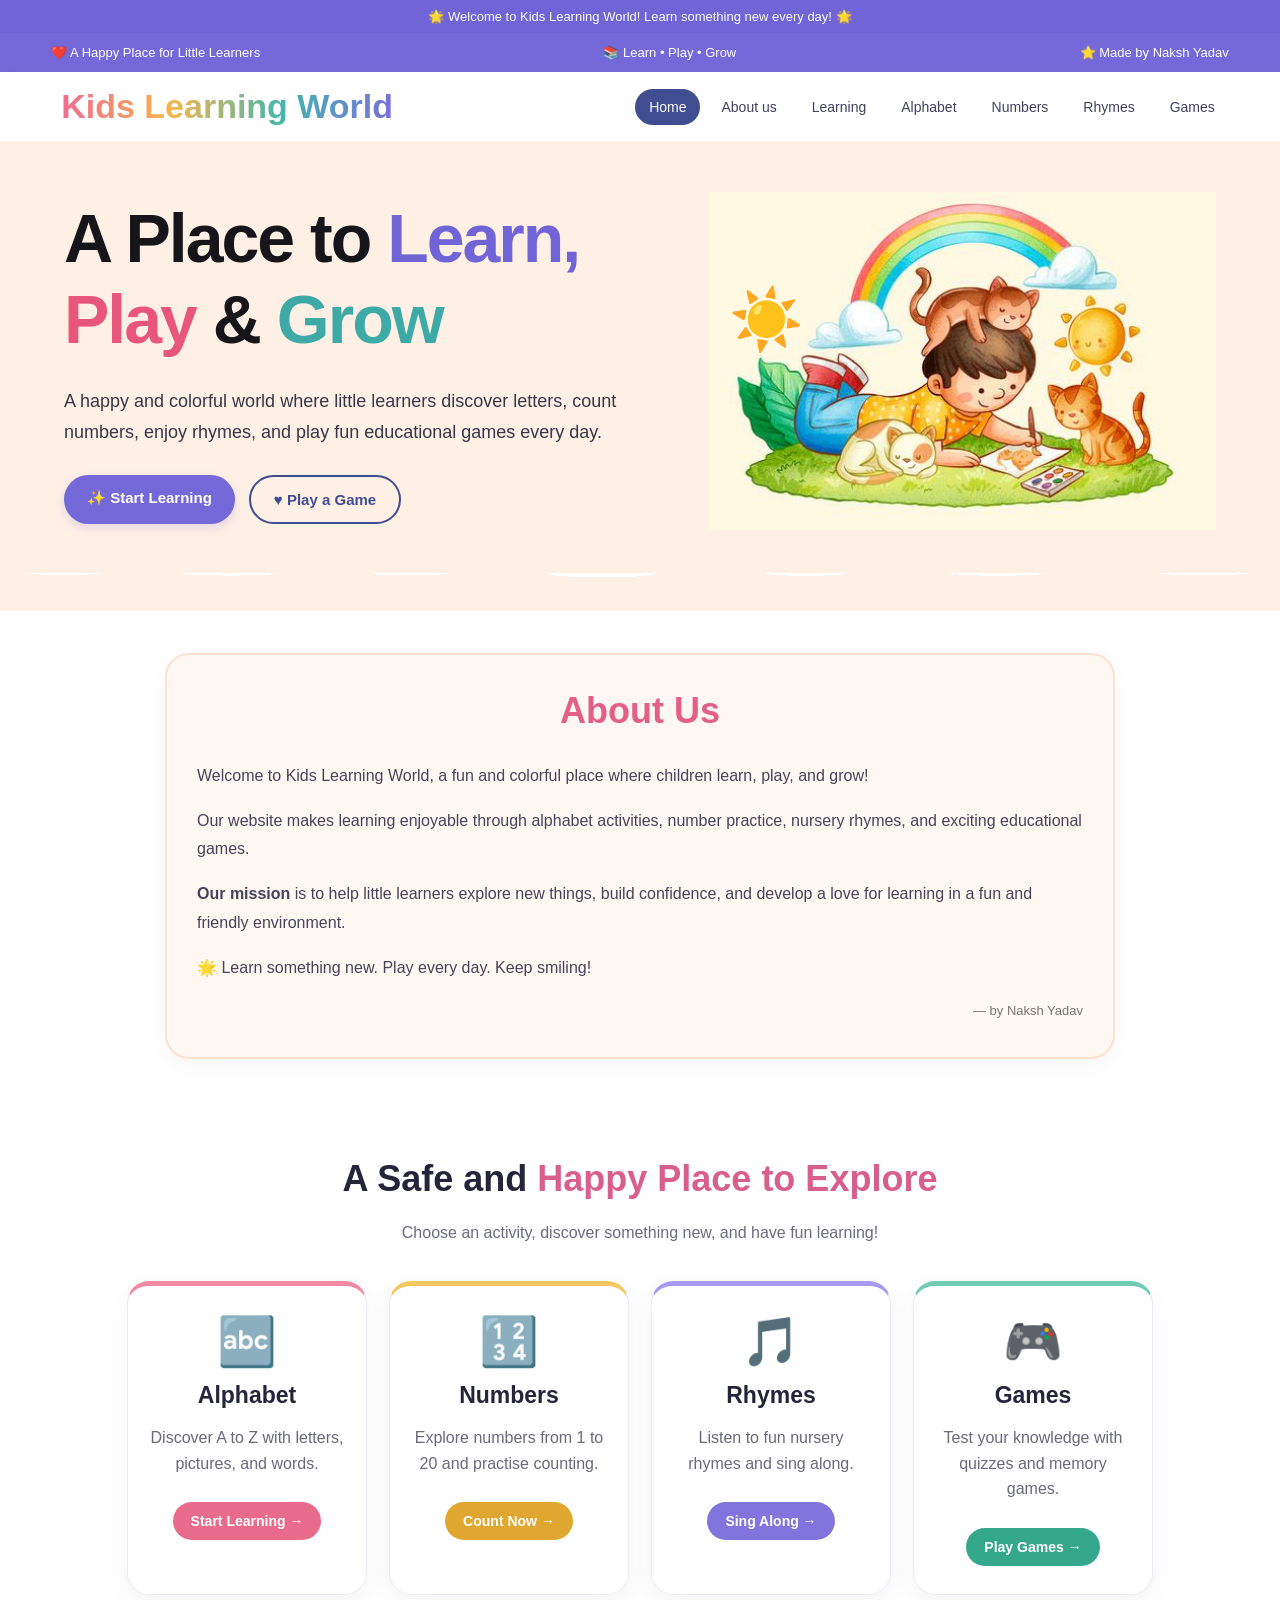
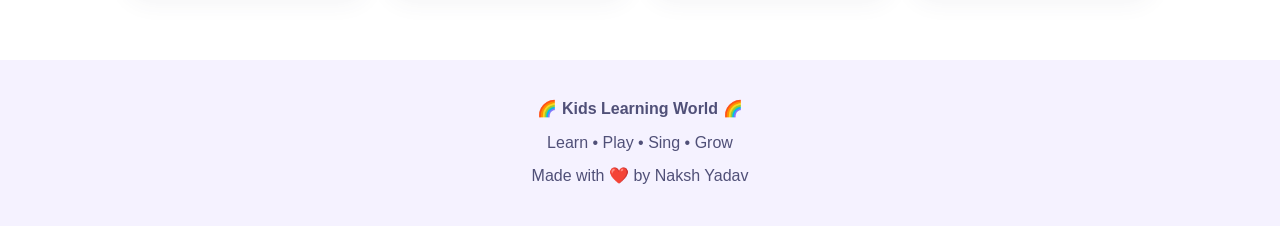
<file: index.html>
<!DOCTYPE html>
<html lang="en">
<head>
    <meta charset="UTF-8">
    <meta name="viewport" content="width=device-width, initial-scale=1.0">
    <title>Kids Learning World | Learn, Play & Grow</title>

    <style>
        * {
            box-sizing: border-box;
        }

        html {
            scroll-behavior: smooth;
        }

        body {
            margin: 0;
            font-family: Arial, Helvetica, sans-serif;
            color: #24243b;
            background: white;
        }

        a {
            text-decoration: none;
        }

        /* ANNOUNCEMENT BAR */
        .announcement {
            background: #7064d7;
            color: white;
            padding: 9px 15px;
            text-align: center;
            font-size: 13px;
        }

        /* TOP INFORMATION BAR */
        .contact-bar {
            display: flex;
            justify-content: space-between;
            align-items: center;
            gap: 12px;
            flex-wrap: wrap;
            padding: 12px 4%;
            background: #7569d9;
            color: white;
            font-size: 13px;
        }

        /* NAVIGATION */
        .navbar {
            display: flex;
            justify-content: space-between;
            align-items: center;
            gap: 20px;
            padding: 15px 4%;
            background: white;
            box-shadow: 0 2px 10px #0000000d;
        }

        .logo {
            display: flex;
            align-items: center;
            gap: 10px;
            font-size: clamp(22px, 3vw, 34px);
            font-weight: 800;
            white-space: nowrap;
        }

        .logo-icon {
            font-size: 38px;
        }

        .logo-text {
            background: linear-gradient(
                90deg,
                #f06b91,
                #f6b54b,
                #43b6ad,
                #7770dc
            );
            -webkit-background-clip: text;
            background-clip: text;
            -webkit-text-fill-color: transparent;
        }

        .nav-links {
            display: flex;
            align-items: center;
            gap: 7px;
            flex-wrap: wrap;
        }

        .nav-links a {
            padding: 10px 14px;
            border-radius: 25px;
            color: #41415e;
            font-size: 14px;
        }

        .nav-links a:hover,
        .nav-links .active {
            background: #414d91;
            color: white;
        }

        /* HERO SECTION */
        .hero {
            display: grid;
            grid-template-columns: 1.1fr 0.9fr;
            align-items: center;
            gap: 25px;
            padding: 45px 5% 75px;
            background: #fff0e6;
            overflow: hidden;
        }

        .hero-text {
            position: relative;
            z-index: 2;
        }

        .hero h1 {
            margin: 0 0 25px;
            font-size: clamp(38px, 5.4vw, 68px);
            line-height: 1.2;
            letter-spacing: -2px;
            color: #15151a;
        }

        .learn-word {
            color: #7064d7;
        }

        .play-word {
            color: #e9567c;
        }

        .grow-word {
            color: #3eaaa7;
        }

        .hero-text > p {
            max-width: 600px;
            margin: 0 0 28px;
            font-size: 18px;
            line-height: 1.7;
            color: #383747;
        }

        .hero-buttons {
            display: flex;
            gap: 14px;
            flex-wrap: wrap;
        }

        .button {
            display: inline-block;
            padding: 14px 23px;
            border-radius: 35px;
            font-size: 15px;
            font-weight: bold;
            transition: transform 0.2s;
        }

        .button:hover {
            transform: translateY(-3px);
        }

        .primary-button {
            background: #7568d8;
            color: white;
            box-shadow: 0 4px 10px #7568d833;
        }

        .secondary-button {
            background: transparent;
            border: 2px solid #414d91;
            color: #414d91;
        }

        /* CHILD PICTURE AND MOVING SUN */
        .hero-art {
            min-height: 350px;
            display: flex;
            align-items: center;
            justify-content: center;
            position: relative;
        }

        .hero-picture {
            width: 100%;
            max-width: 520px;
            max-height: 420px;
            height: auto;
            display: block;
            position: relative;
            z-index: 1;
            object-fit: contain;
        }

        .sun {
            position: absolute;
            left: 4%;
            top: 28%;
            font-size: 60px;
            z-index: 3;
            pointer-events: none;
            animation: floaty 3s ease-in-out infinite;
        }

        @keyframes floaty {
            0%, 100% {
                transform: translateY(0);
            }

            50% {
                transform: translateY(-15px);
            }
        }

        /* CLOUD DIVIDER */
        .cloud-divider {
            height: 55px;
            margin-top: -38px;
            position: relative;
            z-index: 4;
            background:
                radial-gradient(ellipse at 5% 0%, white 0 40px, transparent 41px),
                radial-gradient(ellipse at 18% 0%, white 0 48px, transparent 49px),
                radial-gradient(ellipse at 32% 0%, white 0 38px, transparent 39px),
                radial-gradient(ellipse at 47% 0%, white 0 54px, transparent 55px),
                radial-gradient(ellipse at 63% 0%, white 0 40px, transparent 41px),
                radial-gradient(ellipse at 78% 0%, white 0 48px, transparent 49px),
                radial-gradient(ellipse at 94% 0%, white 0 45px, transparent 46px);
        }

        /* ABOUT US SECTION */
        .about-section {
            max-width: 950px;
            margin: 25px auto 50px;
            padding: 35px 30px;
            background: #fff8f2;
            border: 2px solid #ffe0d1;
            border-radius: 24px;
            box-shadow: 0 6px 20px #41415e0d;
        }

        .about-section h2 {
            margin-top: 0;
            text-align: center;
            color: #e45f85;
            font-size: clamp(27px, 4vw, 36px);
        }

        .about-section p {
            font-size: 16px;
            line-height: 1.8;
            color: #44445a;
        }

        .about-signature {
            text-align: right;
            font-size: 13px !important;
            color: #777 !important;
            margin-bottom: 0;
        }

        /* LEARNING ACTIVITIES */
        .learning-section {
            padding: 35px 5% 65px;
            text-align: center;
        }

        .section-title {
            max-width: 750px;
            margin: 10px auto;
            font-size: clamp(26px, 4vw, 36px);
            line-height: 1.4;
        }

        .section-title span {
            color: #d85f8b;
        }

        .section-description {
            color: #6b6b7e;
            font-size: 16px;
            line-height: 1.6;
        }

        .cards {
            display: flex;
            justify-content: center;
            align-items: stretch;
            flex-wrap: wrap;
            gap: 22px;
            max-width: 1150px;
            margin: 35px auto 0;
        }

        .card {
            width: 240px;
            padding: 28px 20px;
            border-radius: 22px;
            background: white;
            border: 1px solid #eeeaf5;
            box-shadow: 0 7px 25px #41415e10;
            transition: transform 0.2s, box-shadow 0.2s;
        }

        .card:hover {
            transform: translateY(-6px);
            box-shadow: 0 12px 28px #41415e20;
        }

        .card-icon {
            font-size: 48px;
            margin-bottom: 12px;
        }

        .card h3 {
            margin: 8px 0;
            font-size: 23px;
        }

        .card p {
            min-height: 48px;
            color: #69697b;
            line-height: 1.6;
        }

        .card-button {
            display: inline-block;
            margin-top: 10px;
            padding: 11px 18px;
            border-radius: 25px;
            color: white;
            font-weight: bold;
            font-size: 14px;
        }

        .alphabet-card {
            border-top: 5px solid #f28aa3;
        }

        .numbers-card {
            border-top: 5px solid #f5c75f;
        }

        .rhymes-card {
            border-top: 5px solid #a59aef;
        }

        .games-card {
            border-top: 5px solid #70cbb3;
        }

        .alphabet-card .card-button {
            background: #e96b8b;
        }

        .numbers-card .card-button {
            background: #dfa72f;
        }

        .rhymes-card .card-button {
            background: #8174dc;
        }

        .games-card .card-button {
            background: #35a88b;
        }

        .card-button:hover {
            filter: brightness(0.95);
        }

        /* FOOTER */
        footer {
            padding: 30px 15px;
            text-align: center;
            background: #f5f2ff;
            color: #505078;
            line-height: 1.8;
        }

        footer p {
            margin: 5px;
        }

        /* MOBILE RESPONSIVE DESIGN */
        @media (max-width: 800px) {
            .navbar {
                flex-direction: column;
            }

            .nav-links {
                justify-content: center;
            }

            .hero {
                grid-template-columns: 1fr;
                text-align: center;
                padding: 40px 7% 70px;
            }

            .hero-text > p {
                margin-left: auto;
                margin-right: auto;
            }

            .hero-buttons {
                justify-content: center;
            }

            .hero-art {
                min-height: 300px;
                width: 100%;
                max-width: 520px;
                margin: 0 auto;
            }

            .hero-picture {
                max-height: 340px;
            }

            .sun {
                left: 3%;
                top: 25%;
                font-size: 48px;
            }

            .about-section {
                margin: 20px 15px 40px;
                padding: 25px 20px;
            }
        }

        @media (max-width: 480px) {
            .contact-bar {
                justify-content: center;
                text-align: center;
            }

            .nav-links a {
                padding: 8px 9px;
                font-size: 12px;
            }

            .hero h1 {
                letter-spacing: -1px;
            }

            .hero-art {
                min-height: 250px;
            }

            .hero-picture {
                max-height: 280px;
            }

            .cards {
                gap: 16px;
            }

            .card {
                width: min(100%, 320px);
            }
        }

        @media (prefers-reduced-motion: reduce) {
            .sun {
                animation: none;
            }

            *, *::before, *::after {
                transition: none !important;
            }
        }
    </style>
</head>

<body>

    <!-- ANNOUNCEMENT BAR -->
    <div class="announcement">
        🌟 Welcome to Kids Learning World! Learn something new every day! 🌟
    </div>

    <!-- TOP INFORMATION BAR -->
    <div class="contact-bar">
        <span>❤️ A Happy Place for Little Learners</span>
        <span>📚 Learn • Play • Grow</span>
        <span>⭐ Made by Naksh Yadav</span>
    </div>

    <!-- NAVIGATION -->
    <nav class="navbar">
        <a href="index.html" class="logo">
            <span class="logo-icon"></span>
            <span class="logo-text">Kids Learning World</span>
        </a>

        <div class="nav-links">
            <a href="index.html" class="active">Home</a>
            <a href="#about">About us</a>
            <a href="#learning">Learning</a>
            <a href="alphabet.html">Alphabet</a>
            <a href="numbers.html">Numbers</a>
            <a href="rhymes.html">Rhymes</a>
            <a href="games.html">Games</a>
        </div>
    </nav>

    <!-- HERO SECTION -->
    <section class="hero" id="welcome">

        <div class="hero-text">
            <h1>
                A Place to
                <span class="learn-word">Learn,</span><br>
                <span class="play-word">Play</span> &amp;
                <span class="grow-word">Grow</span>
            </h1>

            <p>
                A happy and colorful world where little learners
                discover letters, count numbers, enjoy rhymes,
                and play fun educational games every day.
            </p>

            <div class="hero-buttons">
                <a href="#learning" class="button primary-button">
                    ✨ Start Learning
                </a>

                <a href="games.html" class="button secondary-button">
                    ♥ Play a Game
                </a>
            </div>
        </div>

        <!-- YOUR CHILD PICTURE AND MOVING SUN -->
        <div class="hero-art">
            <img
                src="child.jpg"
                alt="A child enjoying a colorful rainbow scene"
                class="hero-picture"
            >

            <div class="sun" aria-hidden="true">☀️</div>
        </div>

    </section>

    <!-- CLOUD DIVIDER -->
    <div class="cloud-divider"></div>

    <!-- ABOUT US SECTION -->
    <section class="about-section" id="about">

        <h2>About Us </h2>

        <p>
            Welcome to Kids Learning World, a fun and colorful place
            where children learn, play, and grow!
        </p>

        <p>
            Our website makes learning enjoyable through alphabet
            activities, number practice, nursery rhymes, and exciting
            educational games.
        </p>

        <p>
            <strong>Our mission</strong> is to help little learners
            explore new things, build confidence, and develop a love
            for learning in a fun and friendly environment.
        </p>

        <p>
                    🌟 Learn something new. Play every day. Keep smiling!
        </p>

        <p class="about-signature">
            — by Naksh Yadav
        </p>

    </section>

    <!-- LEARNING ACTIVITIES -->
    <section class="learning-section" id="learning">

        <h2 class="section-title">
            A Safe and <span>Happy Place to Explore</span>
        </h2>

        <p class="section-description">
            Choose an activity, discover something new, and have fun learning!
        </p>

        <div class="cards">

            <!-- ALPHABET -->
            <div class="card alphabet-card">
                <div class="card-icon">🔤</div>
                <h3>Alphabet</h3>
                <p>Discover A to Z with letters, pictures, and words.</p>
                <a href="alphabet.html" class="card-button">
                    Start Learning →
                </a>
            </div>

            <!-- NUMBERS -->
            <div class="card numbers-card">
                <div class="card-icon">🔢</div>
                <h3>Numbers</h3>
                <p>Explore numbers from 1 to 20 and practise counting.</p>
                <a href="numbers.html" class="card-button">
                    Count Now →
                </a>
            </div>

            <!-- RHYMES -->
            <div class="card rhymes-card">
                <div class="card-icon">🎵</div>
                <h3>Rhymes</h3>
                <p>Listen to fun nursery rhymes and sing along.</p>
                <a href="rhymes.html" class="card-button">
                    Sing Along →
                </a>
            </div>

            <!-- GAMES -->
            <div class="card games-card">
                <div class="card-icon">🎮</div>
                <h3>Games</h3>
                <p>Test your knowledge with quizzes and memory games.</p>
                <a href="games.html" class="card-button">
                    Play Games →
                </a>
            </div>

        </div>
    </section>

    <!-- FOOTER -->
    <footer>
        <p>🌈 <strong>Kids Learning World</strong> 🌈</p>
        <p>Learn • Play • Sing • Grow</p>
        <p>Made with ❤️ by Naksh Yadav</p>
    </footer>

</body>
</html>
</file>
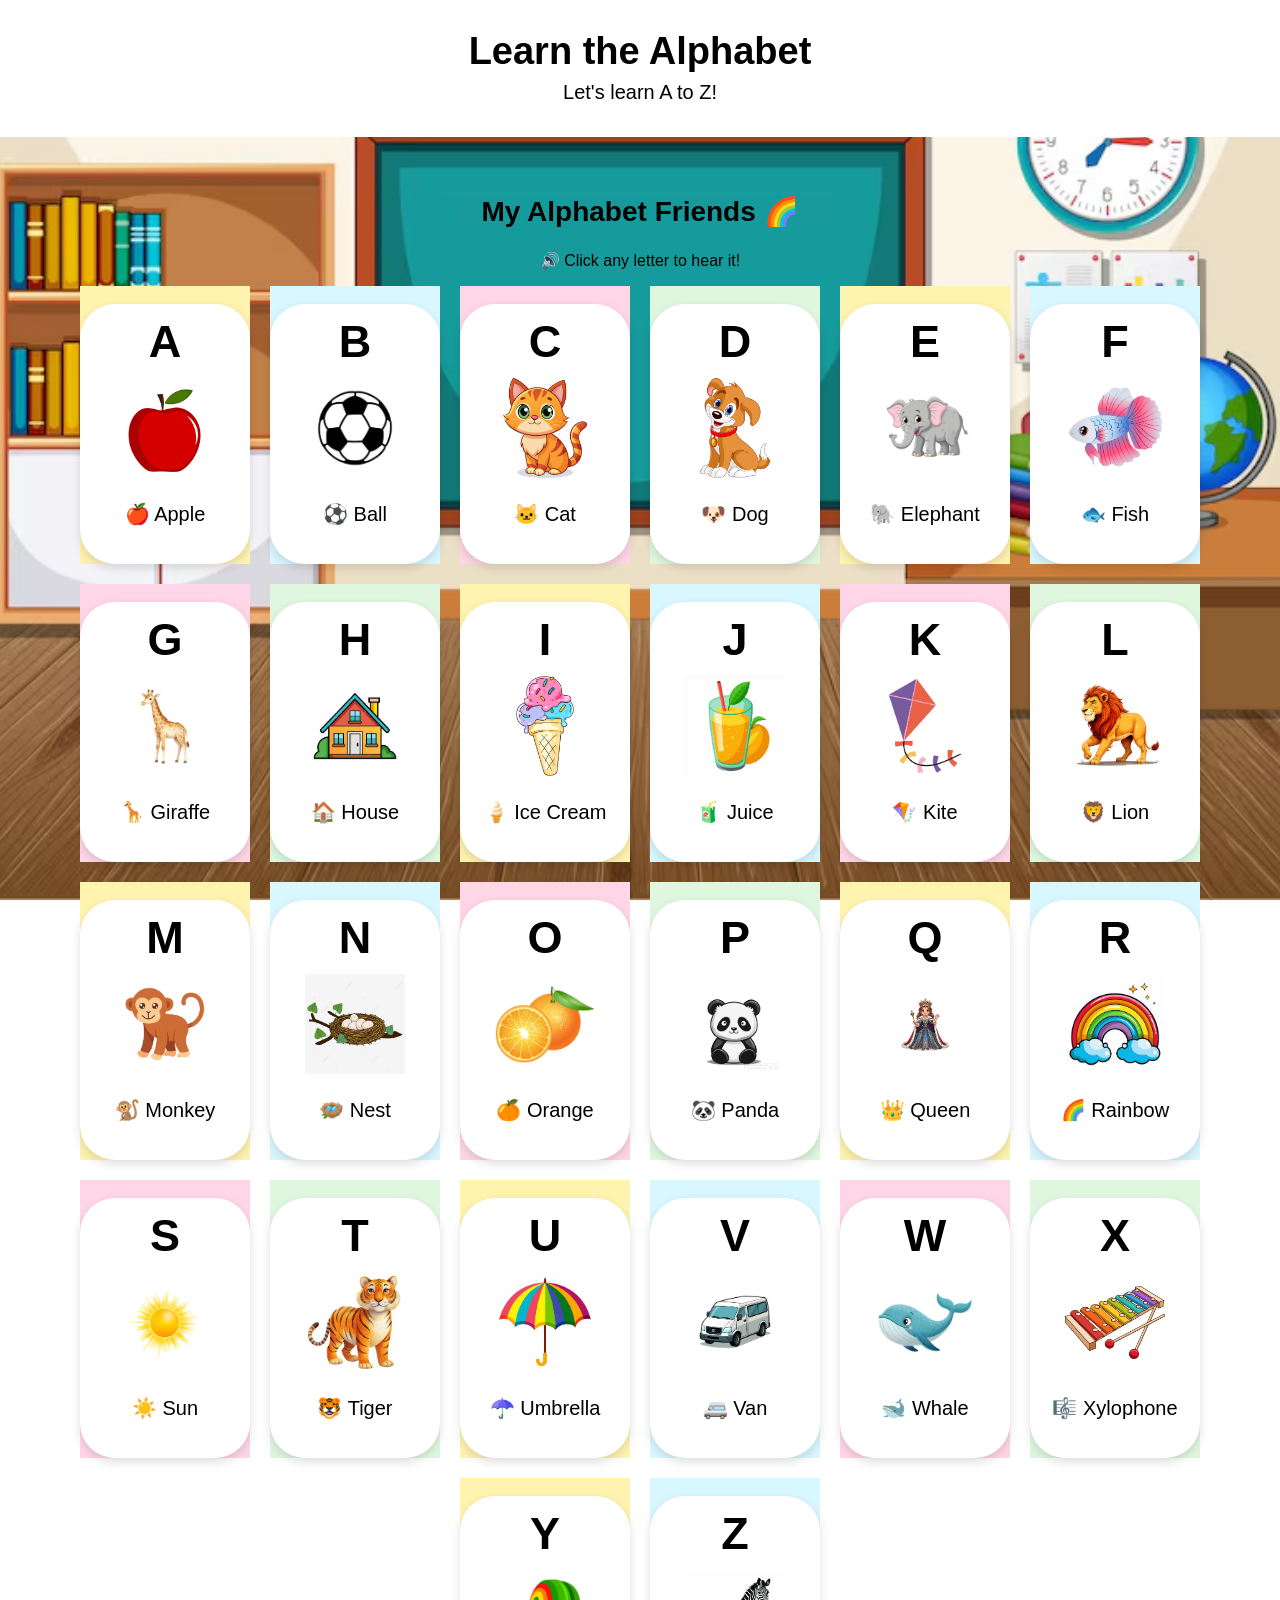
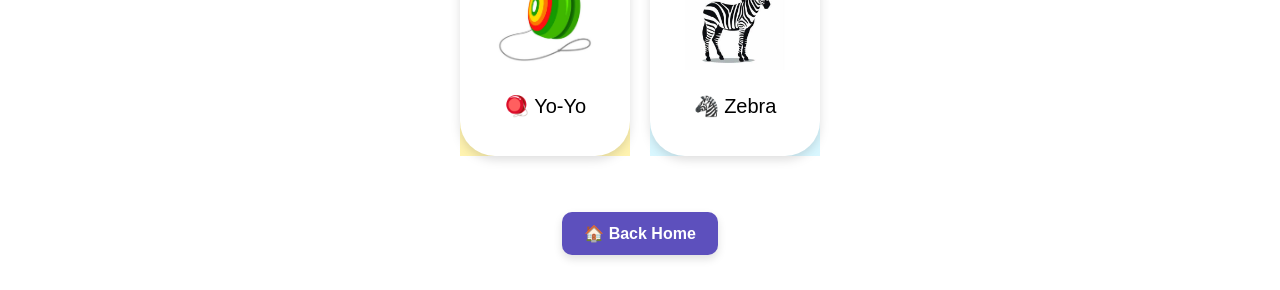
<file: alphabet.html>
<!DOCTYPE html>
<html lang="en">

<head>
    <meta charset="UTF-8">
    <meta name="viewport" content="width=device-width, initial-scale=1.0">
    <title>Learn the Alphabet</title>
    <link rel="stylesheet" href="style.css">
</head>

<body>

<header>
    <h1> Learn the Alphabet</h1>
    <p>Let's learn A to Z!</p>
</header>

<main>

    <h2>My Alphabet Friends 🌈</h2>
    <p>🔊 Click any letter to hear it!</p>

    <div class="alphabet">

        <div class="letter">
            <h2>A</h2>
            <img src="apple.jpg" alt="Apple">
            <p>🍎 Apple</p>
        </div>

        <div class="letter">
            <h2>B</h2>
            <img src="ball.jpg" alt="Ball">
            <p>⚽ Ball</p>
        </div>

        <div class="letter">
            <h2>C</h2>
            <img src="cat.jpg" alt="Cat">
            <p>🐱 Cat</p>
        </div>

        <div class="letter">
            <h2>D</h2>
            <img src="dog.jpg" alt="Dog">
            <p>🐶 Dog</p>
        </div>

        <div class="letter">
            <h2>E</h2>
            <img src="elephant.jpg" alt="Elephant">
            <p>🐘 Elephant</p>
        </div>

        <div class="letter">
            <h2>F</h2>
            <img src="fish.jpg" alt="Fish">
            <p>🐟 Fish</p>
        </div>

        <div class="letter">
            <h2>G</h2>
            <img src="giraffe.jpg" alt="Giraffe">
            <p>🦒 Giraffe</p>
        </div>

        <div class="letter">
            <h2>H</h2>
            <img src="house.jpg" alt="House">
            <p>🏠 House</p>
        </div>

        <div class="letter">
            <h2>I</h2>
            <img src="icecream.jpg" alt="Ice Cream">
            <p>🍦 Ice Cream</p>
        </div>

        <div class="letter">
            <h2>J</h2>
            <img src="juice.jpg" alt="Juice">
            <p>🧃 Juice</p>
        </div>

        <div class="letter">
            <h2>K</h2>
            <img src="kite.jpg" alt="Kite">
            <p>🪁 Kite</p>
        </div>

        <div class="letter">
            <h2>L</h2>
            <img src="lion.jpg" alt="Lion">
            <p>🦁 Lion</p>
        </div>

        <div class="letter">
            <h2>M</h2>
            <img src="monkey.jpg" alt="Monkey">
            <p>🐒 Monkey</p>
        </div>

        <div class="letter">
            <h2>N</h2>
            <img src="nest.jpg" alt="Nest">
            <p>🪺 Nest</p>
        </div>

        <div class="letter">
            <h2>O</h2>
            <img src="orange.jpg" alt="Orange">
            <p>🍊 Orange</p>
        </div>

        <div class="letter">
            <h2>P</h2>
            <img src="panda.jpg" alt="Panda">
            <p>🐼 Panda</p>
        </div>

        <div class="letter">
            <h2>Q</h2>
            <img src="queen.jpg" alt="Queen">
            <p>👑 Queen</p>
        </div>

        <div class="letter">
            <h2>R</h2>
            <img src="rainbow.jpg" alt="Rainbow">
            <p>🌈 Rainbow</p>
        </div>

        <div class="letter">
            <h2>S</h2>
            <img src="sun.jpg" alt="Sun">
            <p>☀️ Sun</p>
        </div>

        <div class="letter">
            <h2>T</h2>
            <img src="tiger.jpg" alt="Tiger">
            <p>🐯 Tiger</p>
        </div>

        <div class="letter">
            <h2>U</h2>
            <img src="umbrella.jpg" alt="Umbrella">
            <p>☂️ Umbrella</p>
        </div>

        <div class="letter">
            <h2>V</h2>
            <img src="van.jpg" alt="Van">
            <p>🚐 Van</p>
        </div>

        <div class="letter">
            <h2>W</h2>
            <img src="whale.jpg" alt="Whale">
            <p>🐋 Whale</p>
        </div>

        <div class="letter">
            <h2>X</h2>
            <img src="xylophone.jpg" alt="Xylophone">
            <p>🎼 Xylophone</p>
        </div>

        <div class="letter">
            <h2>Y</h2>
            <img src="yoyo.jpg" alt="Yo-Yo">
            <p>🪀 Yo-Yo</p>
        </div>

        <div class="letter">
            <h2>Z</h2>
            <img src="zebra.jpg" alt="Zebra">
            <p>🦓 Zebra</p>
        </div>

    </div>

    <br><br>

    <a href="index.html">🏠 Back Home</a>

</main>

<script>

function speak(text) {

    speechSynthesis.cancel();

    let voice = new SpeechSynthesisUtterance(text);

    speechSynthesis.speak(voice);
}

document.querySelectorAll(".letter").forEach(function(card) {

    card.addEventListener("click", function() {

        let letter = card.querySelector("h2").textContent;

        let word = card.querySelector("p").textContent;

        word = word.replace(/^[^\w]+/u, "");

        speak(letter + " for " + word);

    });

});

</script>

</body>
</html>
</file>
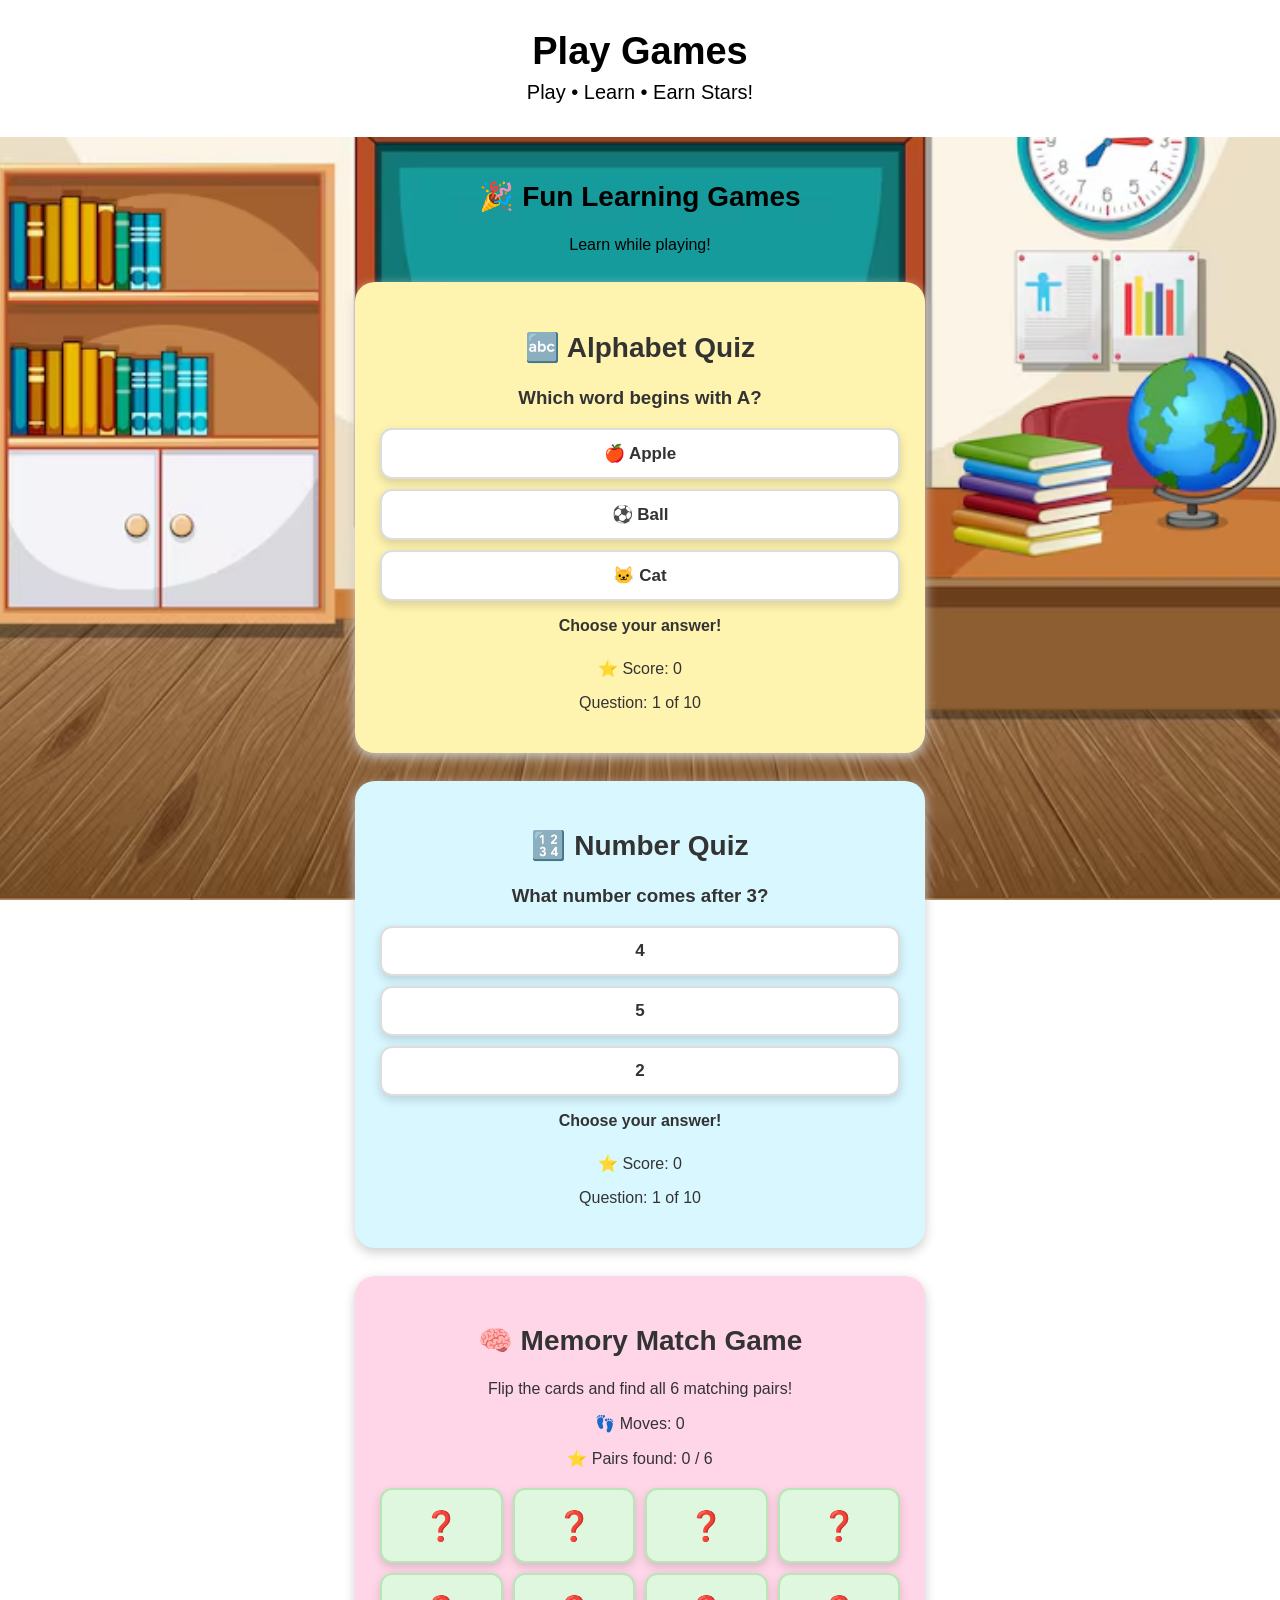
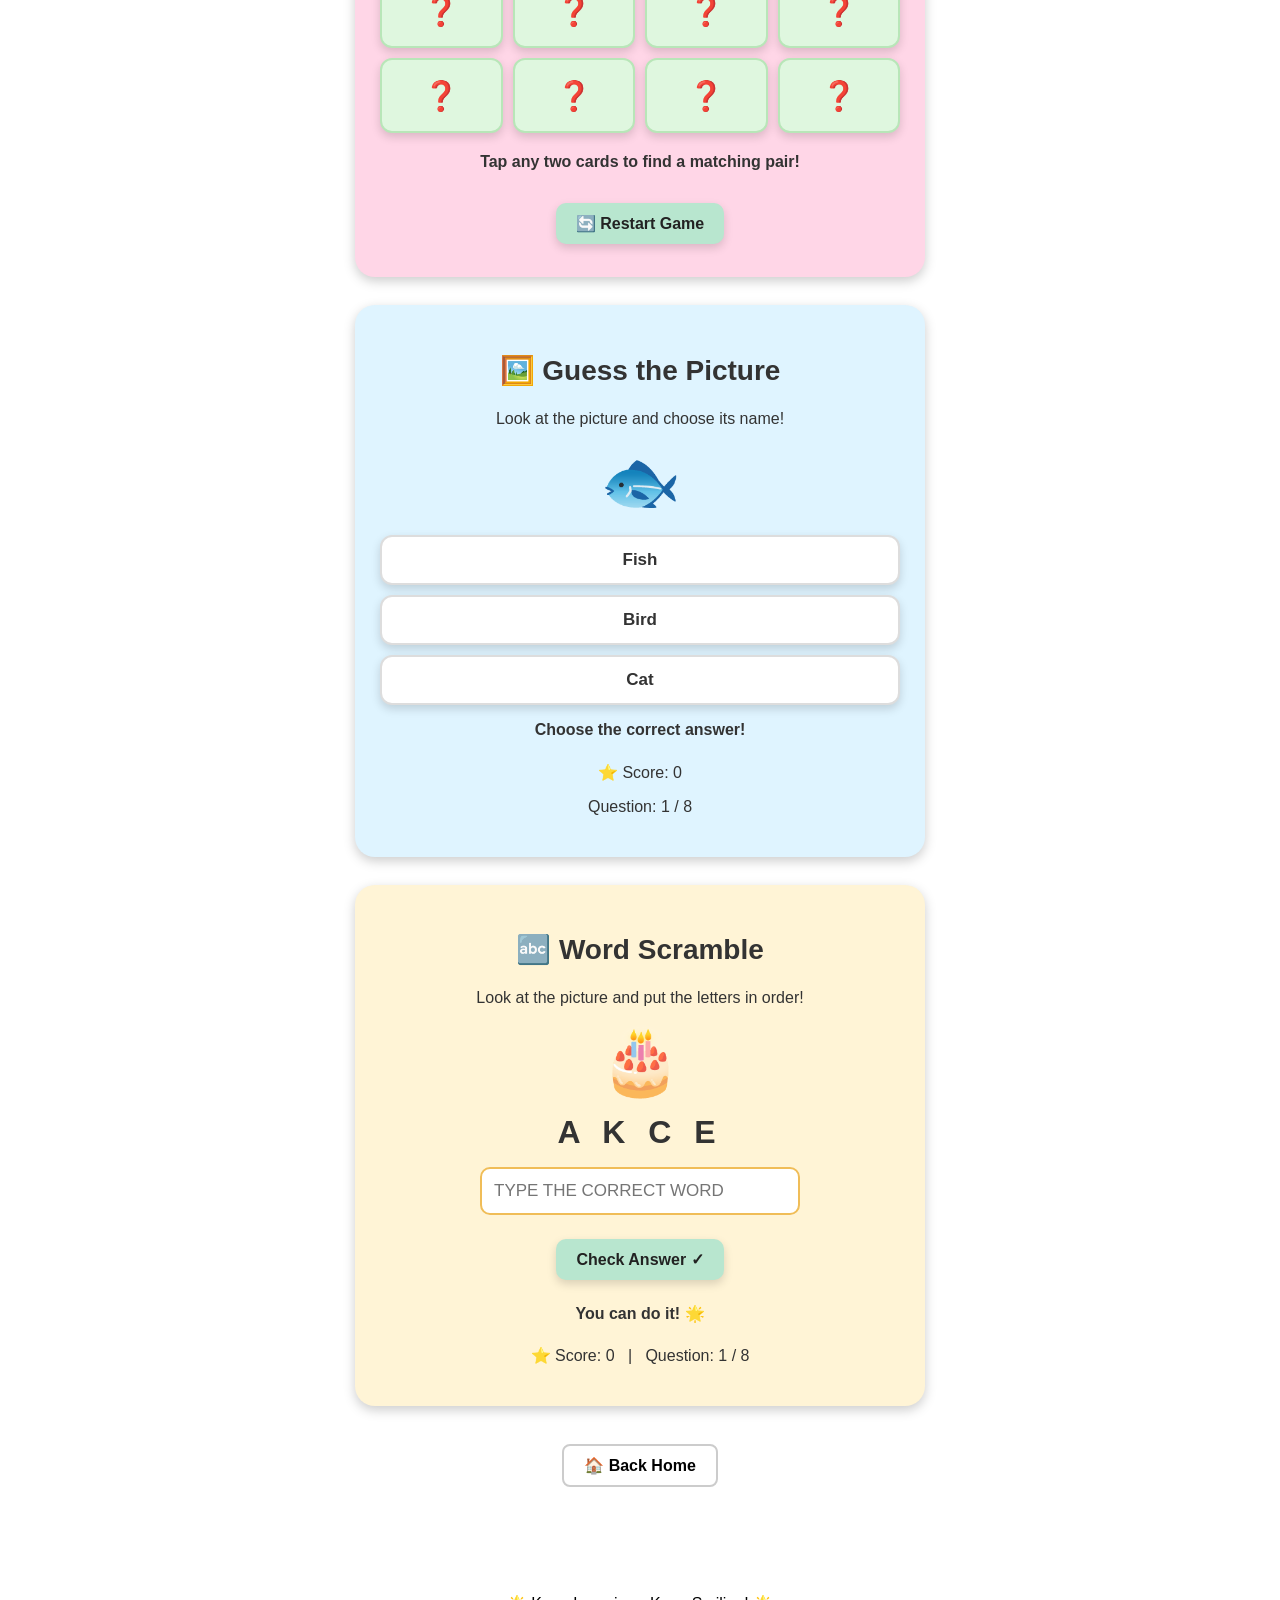
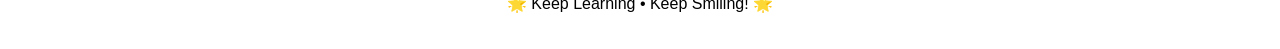
<file: games.html>
<!DOCTYPE html>
<html lang="en">
<head>
    <meta charset="UTF-8">
    <meta name="viewport" content="width=device-width, initial-scale=1.0">
    <title>Games - Kids Learning World</title>
    <link rel="stylesheet" href="style.css">

    <style>
        main {
            text-align: center;
            padding: 20px;
        }

        .game-box {
            max-width: 520px;
            margin: 28px auto;
            padding: 25px;
            border-radius: 20px;
            box-shadow: 0 4px 12px #cccccc;
            color: #333;
        }

        #alphabet-quiz { background: #fff3b0; }
        #number-quiz { background: #d9f7ff; }
        #memory-game { background: #ffd6e7; }
        #picture-guess-game { background: #dff4ff; }
        #word-scramble-game { background: #fff4d6; }

        .game-box h2 { color: #333; }

        .answer-button {
            display: block;
            width: 100%;
            padding: 13px;
            margin: 10px 0;
            border: 2px solid #ddd;
            border-radius: 12px;
            background: white;
            color: #333;
            font-size: 17px;
            cursor: pointer;
        }

        .answer-button:hover:not(:disabled) {
            background: #e8f5e9;
        }

        .answer-button:disabled { cursor: default; }

        .game-button {
            padding: 11px 20px;
            margin: 8px 4px;
            border: 0;
            border-radius: 10px;
            background: #b8e6cf;
            color: #222;
            font-size: 16px;
            font-weight: bold;
            cursor: pointer;
        }

        .feedback {
            min-height: 26px;
            font-weight: bold;
        }

        .memory-grid {
            display: grid;
            grid-template-columns: repeat(4, minmax(0, 1fr));
            gap: 10px;
            margin: 20px 0;
        }

        .memory-card {
            min-height: 75px;
            border: 2px solid #b8e6b8;
            border-radius: 12px;
            background: #dff7df;
            font-size: 29px;
            cursor: pointer;
        }

        .memory-card.matched {
            background: #c8f7c5;
            cursor: default;
        }

        .memory-card:disabled { opacity: 1; }

        .game-picture {
            font-size: 65px;
            margin: 15px;
        }

        .scramble-word {
            font-size: 32px;
            font-weight: bold;
            letter-spacing: 7px;
            overflow-wrap: anywhere;
        }

        .scramble-input {
            box-sizing: border-box;
            width: 90%;
            max-width: 320px;
            padding: 12px;
            border: 2px solid #f0bd58;
            border-radius: 10px;
            font-size: 17px;
            text-transform: uppercase;
        }

        #word-scramble-game button:disabled {
            opacity: 0.6;
            cursor: default;
        }

        footer {
            position: static !important;
            width: 100%;
            box-sizing: border-box;
            margin-top: 35px;
            padding: 20px;
            text-align: center;
        }

        @media (max-width: 480px) {
            main { padding: 10px; }

            .game-box {
                padding: 17px;
                margin: 20px auto;
            }

            .memory-card {
                min-height: 60px;
                font-size: 24px;
            }

            .scramble-word {
                font-size: 26px;
                letter-spacing: 4px;
            }
        }
    </style>
</head>

<body>

<header>
    <h1>Play Games</h1>
    <p>Play • Learn • Earn Stars!</p>
</header>

<main>
    <h2>🎉 Fun Learning Games</h2>
    <p>Learn while playing!</p>

    <!-- ALPHABET QUIZ -->
    <section class="game-box" id="alphabet-quiz">
        <h2>🔤 Alphabet Quiz</h2>
        <h3 id="alphabet-question"></h3>
        <div id="alphabet-answers"></div>
        <p class="feedback" id="alphabet-feedback">Choose your answer!</p>
        <p>⭐ Score: <span id="alphabet-score">0</span></p>
        <p id="alphabet-progress-line">
            Question: <span id="alphabet-progress">1</span> of 10
        </p>
        <button class="game-button" id="alphabet-next" hidden>
            Next Question ➡️
        </button>
    </section>

    <!-- NUMBER QUIZ -->
    <section class="game-box" id="number-quiz">
        <h2>🔢 Number Quiz</h2>
        <h3 id="number-question"></h3>
        <div id="number-answers"></div>
        <p class="feedback" id="number-feedback">Choose your answer!</p>
        <p>⭐ Score: <span id="number-score">0</span></p>
        <p id="number-progress-line">
            Question: <span id="number-progress">1</span> of 10
        </p>
        <button class="game-button" id="number-next" hidden>
            Next Question ➡️
        </button>
    </section>

    <!-- MEMORY MATCH GAME -->
    <section class="game-box" id="memory-game">
        <h2>🧠 Memory Match Game</h2>
        <p>Flip the cards and find all 6 matching pairs!</p>
        <p>👣 Moves: <span id="memory-moves">0</span></p>
        <p>⭐ Pairs found: <span id="memory-pairs">0</span> / 6</p>
        <div class="memory-grid" id="memory-grid"></div>
        <p class="feedback" id="memory-feedback">
            Tap any two cards to find a matching pair!
        </p>
        <button class="game-button" id="memory-restart">
            🔄 Restart Game
        </button>
    </section>

    <!-- GUESS THE PICTURE GAME -->
    <section class="game-box" id="picture-guess-game">
        <h2>🖼️ Guess the Picture</h2>
        <p>Look at the picture and choose its name!</p>
        <div class="game-picture" id="picture-emoji">🍎</div>
        <div id="picture-answers"></div>
        <p class="feedback" id="picture-feedback">Choose the correct answer!</p>
        <p>⭐ Score: <span id="picture-score">0</span></p>
        <p>Question: <span id="picture-progress">1</span> / 8</p>
        <button class="game-button" id="picture-next" hidden>
            Next Picture ➡️
        </button>
        <button class="game-button" id="picture-restart" hidden>
            🔄 Play Again
        </button>
    </section>

    <!-- WORD SCRAMBLE GAME -->
    <section class="game-box" id="word-scramble-game">
        <h2>🔤 Word Scramble</h2>
        <p>Look at the picture and put the letters in order!</p>

        <div class="game-picture" id="scramble-emoji">🍎</div>
        <div class="scramble-word" id="scrambled-word">P P A L E</div>

        <p>
            <input
                class="scramble-input"
                id="scramble-answer"
                type="text"
                placeholder="Type the correct word"
                autocomplete="off"
                aria-label="Your word answer"
            >
        </p>

        <button class="game-button" id="scramble-check">
            Check Answer ✓
        </button>

        <p class="feedback" id="scramble-feedback" aria-live="polite">
            You can do it! 🌟
        </p>

        <p>
            ⭐ Score: <span id="scramble-score">0</span>
            &nbsp; | &nbsp;
            Question: <span id="scramble-progress">1</span> / 8
        </p>

        <button class="game-button" id="scramble-next" hidden>
            Next Word ➡️
        </button>

        <button class="game-button" id="scramble-restart" hidden>
            🔄 Play Again
        </button>
    </section>

    <p>
        <a href="index.html" class="learn-button">🏠 Back Home</a>
    </p>
</main>

<!-- FOOTER: KEEP THIS AFTER ALL THE GAMES -->
<footer>
    <p>🌟 Keep Learning • Keep Smiling! 🌟</p>
</footer>

<script>
/* =========================
   REUSABLE QUIZ FUNCTION
========================= */

function createQuiz(config) {
    let current = 0;
    let score = 0;
    let answered = false;

    const questionEl = document.getElementById(config.question);
    const answersEl = document.getElementById(config.answers);
    const feedbackEl = document.getElementById(config.feedback);
    const scoreEl = document.getElementById(config.score);
    const progressEl = document.getElementById(config.progress);
    const progressLine = document.getElementById(config.progressLine);
    const nextButton = document.getElementById(config.next);

    function showQuestion() {
        answered = false;
        const q = config.questions[current];

        questionEl.textContent = config.type === "alphabet"
            ? "Which word begins with " + q.letter + "?"
            : q.question;

        feedbackEl.textContent = "Choose your answer!";
        progressEl.textContent = current + 1;
        progressLine.hidden = false;
        nextButton.hidden = true;
        nextButton.textContent = current === config.questions.length - 1
            ? "🏆 See Results"
            : "Next Question ➡️";

        answersEl.innerHTML = "";

        q.answers.forEach(function(answer) {
            const button = document.createElement("button");
            button.className = "answer-button";
            button.textContent = answer;

            button.addEventListener("click", function() {
                checkAnswer(button, answer, q.correct);
            });

            answersEl.appendChild(button);
        });
    }

    function checkAnswer(button, answer, correct) {
        if (answered) return;
        answered = true;

        answersEl.querySelectorAll("button").forEach(function(b) {
            b.disabled = true;
        });

        const cleanAnswer = answer.replace(/^[^\p{L}\p{N}]+/u, "");

        if (cleanAnswer === correct) {
            score++;
            feedbackEl.textContent = "🎉 Correct! Well done!";
            button.style.background = "#c8f7c5";
        } else {
            feedbackEl.textContent = "😊 Good try! The answer is " + correct + ".";
            button.style.background = "#ffd6d6";

            answersEl.querySelectorAll("button").forEach(function(b) {
                if (b.textContent.replace(/^[^\p{L}\p{N}]+/u, "") === correct) {
                    b.style.background = "#c8f7c5";
                }
            });
        }

        scoreEl.textContent = score;
        nextButton.hidden = false;
    }

    function showResults() {
        questionEl.textContent = "🏆 Quiz Complete!";
        answersEl.innerHTML =
            "<h3>You scored " + score + " out of " +
            config.questions.length + "!</h3>" +
            "<p>" + (score === config.questions.length
                ? "🌟 Perfect Score! Amazing!"
                : "👏 Great effort! Keep learning!") + "</p>";

        feedbackEl.textContent = "";
        progressLine.hidden = true;
        nextButton.hidden = true;

        const restart = document.createElement("button");
        restart.className = "game-button";
        restart.textContent = "🔄 Play Again";
        restart.addEventListener("click", restartQuiz);
        answersEl.appendChild(restart);
    }

    function restartQuiz() {
        current = 0;
        score = 0;
        scoreEl.textContent = "0";
        showQuestion();
    }

    nextButton.addEventListener("click", function() {
        if (current < config.questions.length - 1) {
            current++;
            showQuestion();
        } else {
            showResults();
        }
    });

    showQuestion();
}

/* =========================
   ALPHABET QUIZ QUESTIONS
========================= */

const alphabetQuestions = [
    { letter: "A", answers: ["🍎 Apple", "⚽ Ball", "🐱 Cat"], correct: "Apple" },
    { letter: "B", answers: ["🐶 Dog", "⚽ Ball", "🍎 Apple"], correct: "Ball" },
    { letter: "C", answers: ["🐱 Cat", "🦁 Lion", "🐟 Fish"], correct: "Cat" },
    { letter: "D", answers: ["🍊 Orange", "🐶 Dog", "🐘 Elephant"], correct: "Dog" },
    { letter: "E", answers: ["🐘 Elephant", "🪁 Kite", "🐯 Tiger"], correct: "Elephant" },
    { letter: "F", answers: ["🐟 Fish", "🍎 Apple", "🦁 Lion"], correct: "Fish" },
    { letter: "G", answers: ["🏠 House", "🦒 Giraffe", "🐱 Cat"], correct: "Giraffe" },
    { letter: "H", answers: ["🏠 House", "⚽ Ball", "🐟 Fish"], correct: "House" },
    { letter: "I", answers: ["🦁 Lion", "🍦 Ice Cream", "🐶 Dog"], correct: "Ice Cream" },
    { letter: "J", answers: ["🧃 Juice", "🍎 Apple", "🐘 Elephant"], correct: "Juice" }
];

createQuiz({
    type: "alphabet",
    questions: alphabetQuestions,
    question: "alphabet-question",
    answers: "alphabet-answers",
    feedback: "alphabet-feedback",
    score: "alphabet-score",
    progress: "alphabet-progress",
    progressLine: "alphabet-progress-line",
    next: "alphabet-next"
});

/* =========================
   NUMBER QUIZ QUESTIONS
========================= */

const numberQuestions = [
    { question: "What number comes after 3?", answers: ["4", "5", "2"], correct: "4" },
    { question: "What number comes before 7?", answers: ["6", "8", "5"], correct: "6" },
    { question: "What is 2 + 2?", answers: ["3", "4", "5"], correct: "4" },
    { question: "Which number is bigger: 5 or 8?", answers: ["5", "8", "3"], correct: "8" },
    { question: "How many sides does a triangle have?", answers: ["2", "3", "4"], correct: "3" },
    { question: "What is 5 + 1?", answers: ["5", "6", "7"], correct: "6" },
    { question: "What number comes after 9?", answers: ["8", "10", "7"], correct: "10" },
    { question: "How many fingers are on one hand?", answers: ["4", "5", "6"], correct: "5" },
    { question: "What is 10 - 3?", answers: ["6", "7", "8"], correct: "7" },
    { question: "Which number is smallest?", answers: ["9", "2", "6"], correct: "2" }
];

createQuiz({
    type: "number",
    questions: numberQuestions,
    question: "number-question",
    answers: "number-answers",
    feedback: "number-feedback",
    score: "number-score",
    progress: "number-progress",
    progressLine: "number-progress-line",
    next: "number-next"
});

/* =========================
   MEMORY MATCH GAME
========================= */

const memorySymbols = ["🍎", "🐱", "⚽", "🌟", "🦋", "🐸"];
let memoryDeck = [];
let firstCard = null;
let secondCard = null;
let memoryLocked = false;
let memoryMoves = 0;
let memoryPairs = 0;
let memoryTurn = 0;

const memoryGrid = document.getElementById("memory-grid");
const memoryFeedback = document.getElementById("memory-feedback");

function startMemoryGame() {
    memoryTurn++;

    memoryDeck = [...memorySymbols, ...memorySymbols].map(function(symbol) {
        return { symbol: symbol, matched: false };
    });

    for (let i = memoryDeck.length - 1; i > 0; i--) {
        const j = Math.floor(Math.random() * (i + 1));
        [memoryDeck[i], memoryDeck[j]] = [memoryDeck[j], memoryDeck[i]];
    }

    firstCard = null;
    secondCard = null;
    memoryLocked = false;
    memoryMoves = 0;
    memoryPairs = 0;

    document.getElementById("memory-moves").textContent = "0";
    document.getElementById("memory-pairs").textContent = "0";
    memoryFeedback.textContent = "Tap any two cards to find a matching pair!";
    memoryGrid.innerHTML = "";

    memoryDeck.forEach(function(card, index) {
        const button = document.createElement("button");
        button.className = "memory-card";
        button.textContent = "❓";
        button.setAttribute("aria-label", "Hidden card");
        button.dataset.index = index;

        button.addEventListener("click", function() {
            flipMemoryCard(button, card);
        });

        memoryGrid.appendChild(button);
    });
}

function flipMemoryCard(button, card) {
    if (memoryLocked || card.matched || button === firstCard) return;

    button.textContent = card.symbol;
    button.setAttribute("aria-label", card.symbol);

    if (firstCard === null) {
        firstCard = button;
        return;
    }

    secondCard = button;
    memoryMoves++;
    document.getElementById("memory-moves").textContent = memoryMoves;

    const firstData = memoryDeck[Number(firstCard.dataset.index)];
    const secondData = memoryDeck[Number(secondCard.dataset.index)];

    if (firstData.symbol === secondData.symbol) {
        firstData.matched = true;
        secondData.matched = true;

        firstCard.classList.add("matched");
        secondCard.classList.add("matched");
        firstCard.disabled = true;
        secondCard.disabled = true;

        memoryPairs++;
        document.getElementById("memory-pairs").textContent = memoryPairs;
        memoryFeedback.textContent = "🎉 Match found! Great job!";

        firstCard = null;
        secondCard = null;

        if (memoryPairs === memorySymbols.length) {
            memoryFeedback.textContent =
                "🏆 You matched every pair in " + memoryMoves + " moves!";
        }
    } else {
        memoryLocked = true;
        memoryFeedback.textContent = "😊 Not a match. Try again!";

        const turn = memoryTurn;
        setTimeout(function() {
            if (turn !== memoryTurn) return;

            if (firstCard && secondCard) {
                firstCard.textContent = "❓";
                firstCard.setAttribute("aria-label", "Hidden card");
                secondCard.textContent = "❓";
                secondCard.setAttribute("aria-label", "Hidden card");
            }

            firstCard = null;
            secondCard = null;
            memoryLocked = false;
        }, 800);
    }
}

document.getElementById("memory-restart").addEventListener("click", startMemoryGame);
startMemoryGame();

/* =========================
   GUESS THE PICTURE GAME
========================= */

const pictureQuestions = [
    { emoji: "🍎", answers: ["Apple", "Ball", "Cat"], correct: "Apple" },
    { emoji: "⚽", answers: ["Fish", "Ball", "Book"], correct: "Ball" },
    { emoji: "🐱", answers: ["Dog", "Cat", "Lion"], correct: "Cat" },
    { emoji: "🐶", answers: ["Dog", "Fish", "Frog"], correct: "Dog" },
    { emoji: "🦒", answers: ["Horse", "Giraffe", "Tiger"], correct: "Giraffe" },
    { emoji: "🐟", answers: ["Fish", "Bird", "Cat"], correct: "Fish" },
    { emoji: "⭐", answers: ["Moon", "Sun", "Star"], correct: "Star" },
    { emoji: "🍌", answers: ["Banana", "Apple", "Orange"], correct: "Banana" }
];

let pictureOrder = [];
let pictureIndex = 0;
let pictureScore = 0;
let pictureAnswered = false;

function startPictureGame() {
    pictureOrder = pictureQuestions.map((_, i) => i);

    for (let i = pictureOrder.length - 1; i > 0; i--) {
        const j = Math.floor(Math.random() * (i + 1));
        [pictureOrder[i], pictureOrder[j]] = [pictureOrder[j], pictureOrder[i]];
    }

    pictureIndex = 0;
    pictureScore = 0;
    document.getElementById("picture-score").textContent = "0";
    showPictureQuestion();
}

function showPictureQuestion() {
    pictureAnswered = false;
    const q = pictureQuestions[pictureOrder[pictureIndex]];

    document.getElementById("picture-emoji").textContent = q.emoji;
    document.getElementById("picture-progress").textContent = pictureIndex + 1;
    document.getElementById("picture-feedback").textContent = "Choose the correct answer!";
    document.getElementById("picture-next").hidden = true;
    document.getElementById("picture-restart").hidden = true;

    const answers = document.getElementById("picture-answers");
    answers.innerHTML = "";

    q.answers.forEach(function(answer) {
        const button = document.createElement("button");
        button.className = "answer-button";
        button.textContent = answer;
        button.addEventListener("click", function() {
            if (pictureAnswered) return;
            pictureAnswered = true;

            answers.querySelectorAll("button").forEach(b => b.disabled = true);

            if (answer === q.correct) {
                pictureScore++;
                button.style.background = "#c8f7c5";
                document.getElementById("picture-feedback").textContent = "🎉 Correct! Well done!";
            } else {
                button.style.background = "#ffd6d6";
                document.getElementById("picture-feedback").textContent =
                    "Good try! The answer is " + q.correct + ".";
                answers.querySelectorAll("button").forEach(function(b) {
                    if (b.textContent === q.correct) b.style.background = "#c8f7c5";
                });
            }

            document.getElementById("picture-score").textContent = pictureScore;

            if (pictureIndex < pictureQuestions.length - 1) {
                document.getElementById("picture-next").hidden = false;
            } else {
                document.getElementById("picture-feedback").textContent +=
                    " Final score: " + pictureScore + " out of 8!";
                document.getElementById("picture-restart").hidden = false;
            }
        });

        answers.appendChild(button);
    });
}

document.getElementById("picture-next").addEventListener("click", function() {
    if (pictureIndex < pictureQuestions.length - 1) {
        pictureIndex++;
        showPictureQuestion();
    }
});

document.getElementById("picture-restart").addEventListener("click", startPictureGame);
startPictureGame();

/* =========================
   WORD SCRAMBLE GAME
========================= */

const scrambleWords = [
    { word: "APPLE", emoji: "🍎" },
    { word: "BALL", emoji: "⚽" },
    { word: "FISH", emoji: "🐟" },
    { word: "STAR", emoji: "⭐" },
    { word: "CAKE", emoji: "🎂" },
    { word: "BOOK", emoji: "📚" },
    { word: "LION", emoji: "🦁" },
    { word: "FROG", emoji: "🐸" }
];

let scrambleOrder = [];
let scrambleIndex = 0;
let scrambleScore = 0;
let scrambleAnswered = false;

function shuffleLetters(word) {
    let letters = word.split("");

    // Try several times to avoid displaying the word unchanged.
    for (let attempt = 0; attempt < 10; attempt++) {
        for (let i = letters.length - 1; i > 0; i--) {
            const j = Math.floor(Math.random() * (i + 1));
            [letters[i], letters[j]] = [letters[j], letters[i]];
        }

        if (letters.join("") !== word) break;
    }

    return letters.join(" ");
}

function startScrambleGame() {
    scrambleOrder = scrambleWords.map((_, i) => i);

    for (let i = scrambleOrder.length - 1; i > 0; i--) {
        const j = Math.floor(Math.random() * (i + 1));
        [scrambleOrder[i], scrambleOrder[j]] = [scrambleOrder[j], scrambleOrder[i]];
    }

    scrambleIndex = 0;
    scrambleScore = 0;
    document.getElementById("scramble-score").textContent = "0";
    showScrambleWord();
}

function showScrambleWord() {
    scrambleAnswered = false;
    const item = scrambleWords[scrambleOrder[scrambleIndex]];

    document.getElementById("scramble-emoji").textContent = item.emoji;
    document.getElementById("scrambled-word").textContent = shuffleLetters(item.word);
    document.getElementById("scramble-answer").value = "";
    document.getElementById("scramble-answer").disabled = false;
    document.getElementById("scramble-check").disabled = false;
    document.getElementById("scramble-feedback").textContent = "You can do it! 🌟";
    document.getElementById("scramble-progress").textContent = scrambleIndex + 1;
    document.getElementById("scramble-next").hidden = true;
    document.getElementById("scramble-restart").hidden = true;
}

function checkScrambleAnswer() {
    if (scrambleAnswered) return;

    const input = document.getElementById("scramble-answer");
    const feedback = document.getElementById("scramble-feedback");
    const answer = input.value.trim().toUpperCase();

    if (!answer) {
        feedback.textContent = "Please type a word first! 😊";
        return;
    }

    scrambleAnswered = true;
    const correct = scrambleWords[scrambleOrder[scrambleIndex]].word;

    if (answer === correct) {
        scrambleScore++;
        feedback.textContent = "🎉 Correct! Amazing work!";
    } else {
        feedback.textContent = "Good try! The correct word is " + correct + ".";
    }

    document.getElementById("scramble-score").textContent = scrambleScore;
    input.disabled = true;
    document.getElementById("scramble-check").disabled = true;

    if (scrambleIndex < scrambleWords.length - 1) {
        document.getElementById("scramble-next").hidden = false;
    } else {
        feedback.textContent += " Final score: " + scrambleScore + " out of 8! 🌟";
        document.getElementById("scramble-restart").hidden = false;
    }
}

document.getElementById("scramble-check").addEventListener("click", checkScrambleAnswer);

document.getElementById("scramble-answer").addEventListener("keydown", function(event) {
    if (event.key === "Enter") checkScrambleAnswer();
});

document.getElementById("scramble-next").addEventListener("click", function() {
    if (scrambleIndex < scrambleWords.length - 1) {
        scrambleIndex++;
        showScrambleWord();
    }
});

document.getElementById("scramble-restart").addEventListener("click", startScrambleGame);

startScrambleGame();
</script>

</body>
</html>
</file>
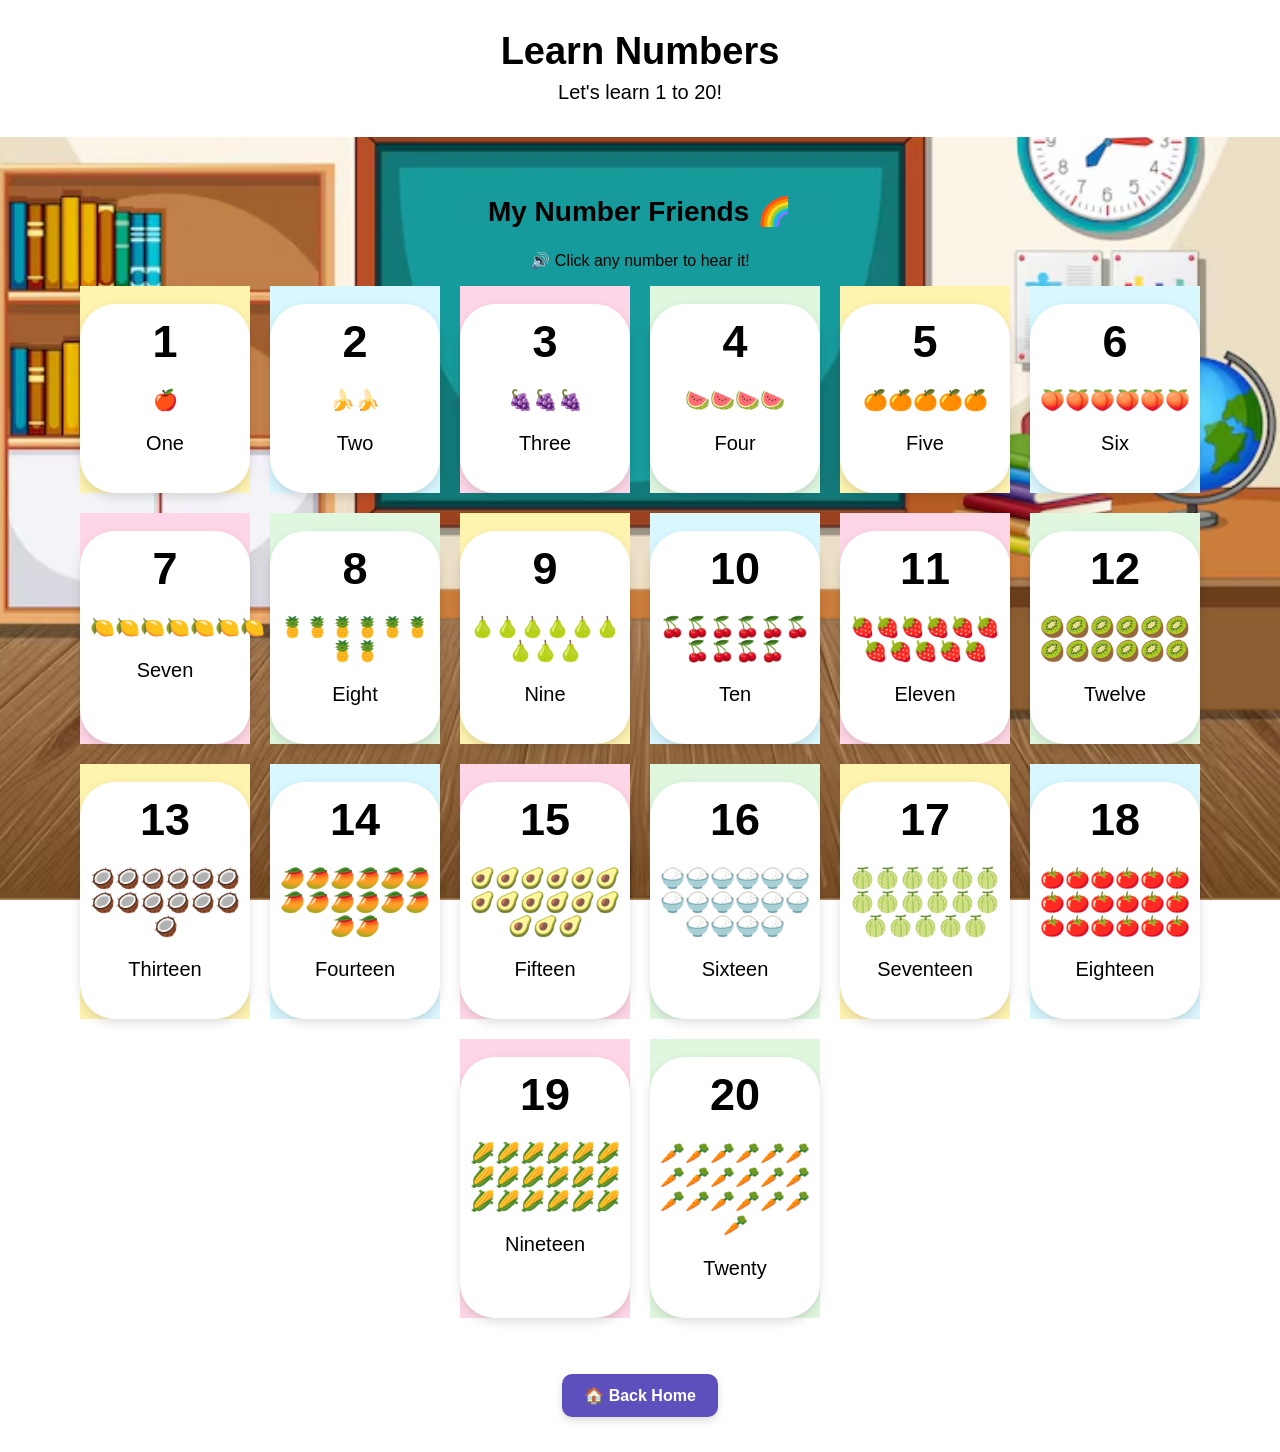
<file: numbers.html>
<!DOCTYPE html>
<html lang="en">

<head>
    <meta charset="UTF-8">
    <meta name="viewport" content="width=device-width, initial-scale=1.0">
    <title>Learn Numbers</title>
    <link rel="stylesheet" href="style.css">
</head>

<body>

<header>
    <h1> Learn Numbers</h1>
    <p>Let's learn 1 to 20!</p>
</header>

<main>

    <h2>My Number Friends 🌈</h2>

    <p>🔊 Click any number to hear it!</p>

    <div class="alphabet number-cards">


    <div class="letter">
        <h2>1</h2>
        <p>🍎</p>
        <p>One</p>
    </div>

    <div class="letter">
        <h2>2</h2>
        <p>🍌🍌</p>
        <p>Two</p>
    </div>

    <div class="letter">
        <h2>3</h2>
        <p>🍇🍇🍇</p>
        <p>Three</p>
    </div>

    <div class="letter">
        <h2>4</h2>
        <p>🍉🍉🍉🍉</p>
        <p>Four</p>
    </div>

    <div class="letter">
        <h2>5</h2>
        <p>🍊🍊🍊🍊🍊</p>
        <p>Five</p>
    </div>

    <div class="letter">
        <h2>6</h2>
        <p>🍑🍑🍑🍑🍑🍑</p>
        <p>Six</p>
    </div>

    <div class="letter">
        <h2>7</h2>
        <p>🍋‍🍋‍🍋‍🍋‍🍋‍🍋‍🍋‍</p>
        <p>Seven</p>
    </div>

    <div class="letter">
        <h2>8</h2>
        <p>🍍🍍🍍🍍🍍🍍🍍🍍</p>
        <p>Eight</p>
    </div>

    <div class="letter">
        <h2>9</h2>
        <p>🍐🍐🍐🍐🍐🍐🍐🍐🍐</p>
        <p>Nine</p>
    </div>

    <div class="letter">
        <h2>10</h2>
        <p>🍒🍒🍒🍒🍒🍒🍒🍒🍒🍒</p>
        <p>Ten</p>
    </div>

    <div class="letter">
        <h2>11</h2>
        <p>🍓🍓🍓🍓🍓🍓🍓🍓🍓🍓🍓</p>
        <p>Eleven</p>
    </div>

    <div class="letter">
        <h2>12</h2>
        <p>🥝🥝🥝🥝🥝🥝🥝🥝🥝🥝🥝🥝</p>
        <p>Twelve</p>
    </div>

    <div class="letter">
        <h2>13</h2>
        <p>🥥🥥🥥🥥🥥🥥🥥🥥🥥🥥🥥🥥🥥</p>
        <p>Thirteen</p>
    </div>

    <div class="letter">
        <h2>14</h2>
        <p>🥭🥭🥭🥭🥭🥭🥭🥭🥭🥭🥭🥭🥭🥭</p>
        <p>Fourteen</p>
    </div>

    <div class="letter">
        <h2>15</h2>
        <p>🥑🥑🥑🥑🥑🥑🥑🥑🥑🥑🥑🥑🥑🥑🥑</p>
        <p>Fifteen</p>
    </div>

    <div class="letter">
        <h2>16</h2>
        <p>🍚🍚🍚🍚🍚🍚🍚🍚🍚🍚🍚🍚🍚🍚🍚🍚</p>
        <p>Sixteen</p>
    </div>

    <div class="letter">
        <h2>17</h2>
        <p>🍈🍈🍈🍈🍈🍈🍈🍈🍈🍈🍈🍈🍈🍈🍈🍈🍈</p>
        <p>Seventeen</p>
    </div>

    <div class="letter">
        <h2>18</h2>
        <p>🍅🍅🍅🍅🍅🍅🍅🍅🍅🍅🍅🍅🍅🍅🍅🍅🍅🍅</p>
        <p>Eighteen</p>
    </div>

    <div class="letter">
        <h2>19</h2>
        <p>🌽🌽🌽🌽🌽🌽🌽🌽🌽🌽🌽🌽🌽🌽🌽🌽🌽🌽</p>
        <p>Nineteen</p>
    </div>

    <div class="letter">
        <h2>20</h2>
        <p>🥕🥕🥕🥕🥕🥕🥕🥕🥕🥕🥕🥕🥕🥕🥕🥕🥕🥕🥕</p>
        <p>Twenty</p>
    </div>

</div>

    <br><br>

    <a href="index.html">🏠 Back Home</a>

</main>

<script>

function speak(text) {

    speechSynthesis.cancel();

    let voice = new SpeechSynthesisUtterance(text);

    speechSynthesis.speak(voice);
}

document.querySelectorAll(".letter").forEach(function(card) {

    card.addEventListener("click", function() {

        let word = card.querySelectorAll("p")[1].textContent;

        speak(word);

    });


});
</script>

</body>
</html>
</file>
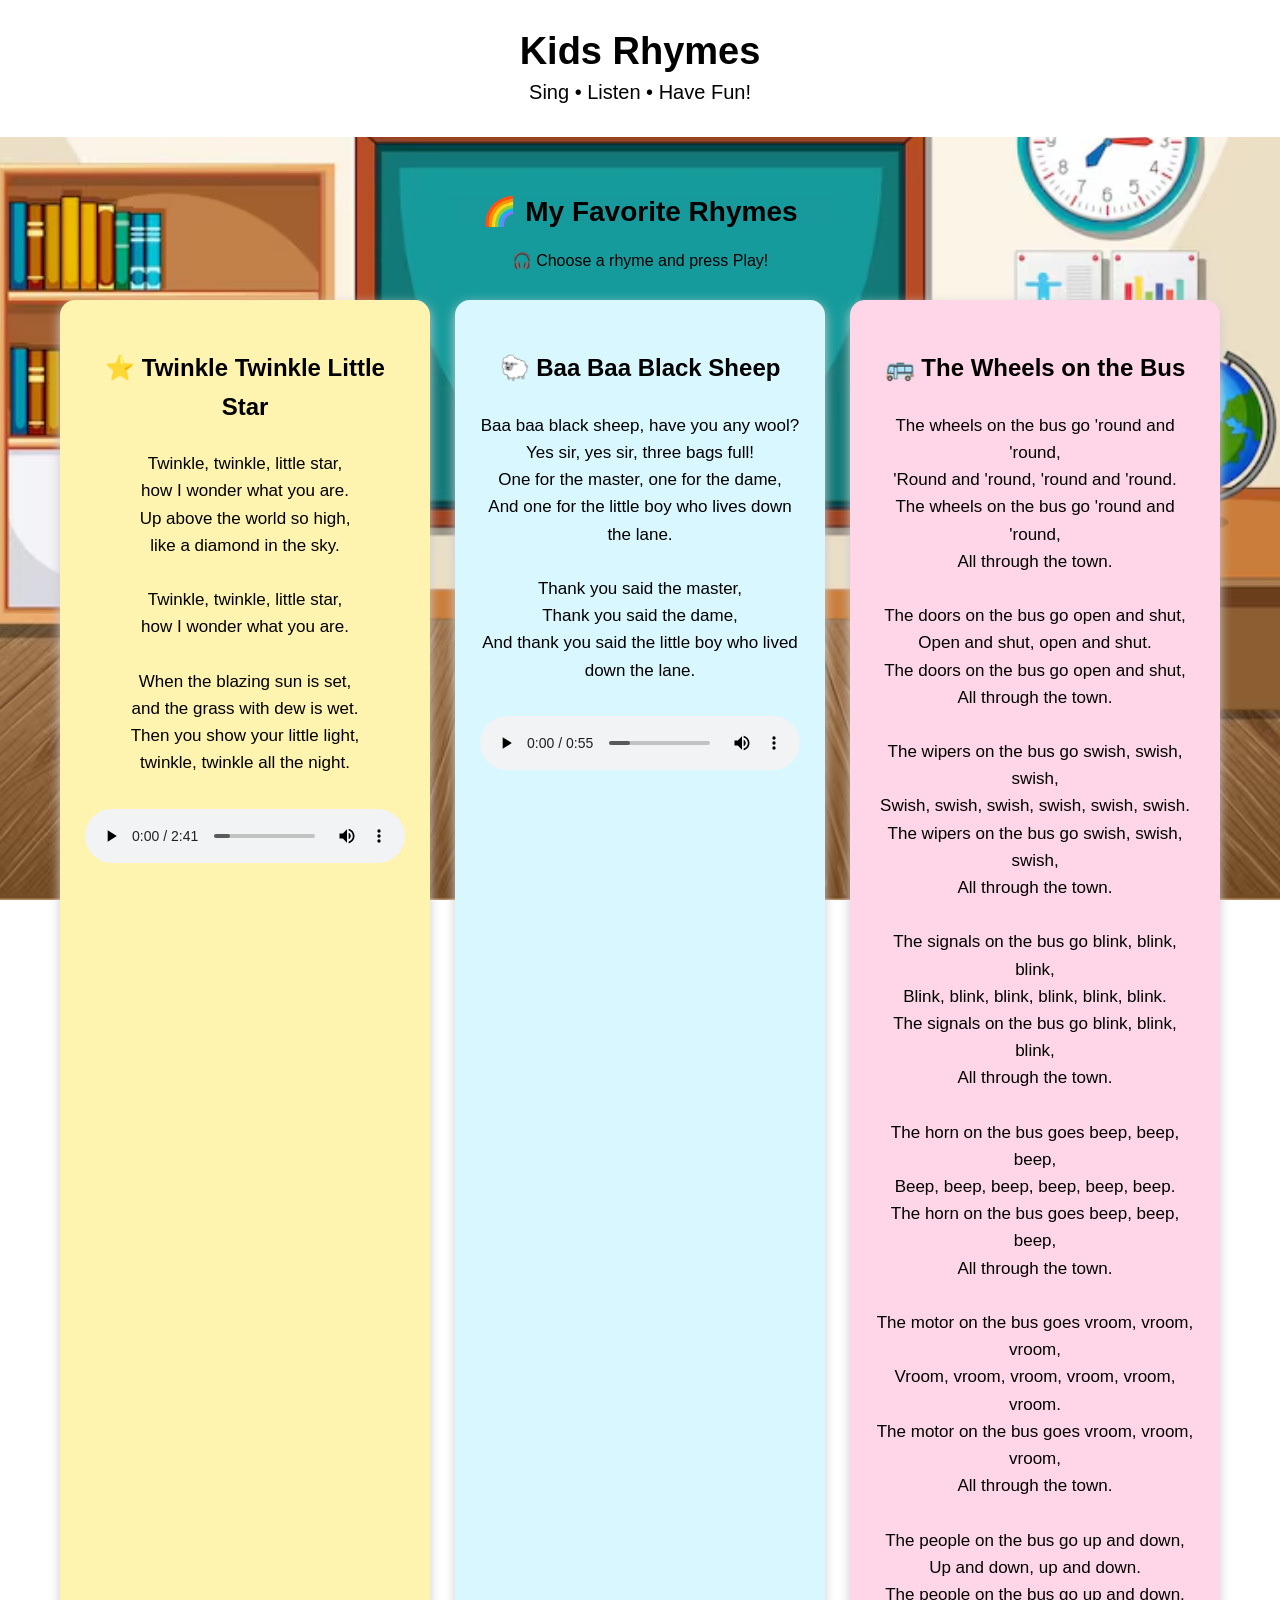
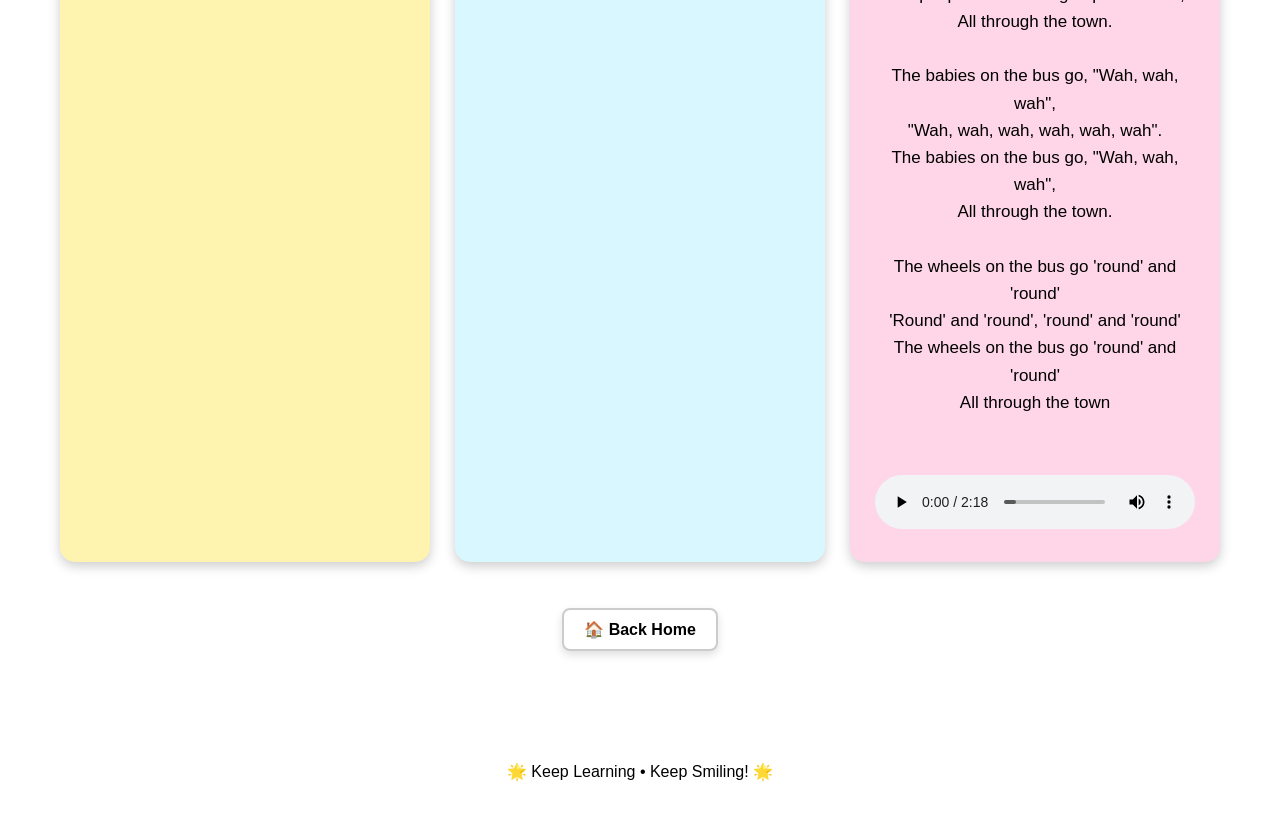
<file: rhymes.html>
<!DOCTYPE html>
<html lang="en">

<head>
    <meta charset="UTF-8">
    <meta name="viewport" content="width=device-width, initial-scale=1.0">
    <title>Kids Rhymes</title>
    <link rel="stylesheet" href="style.css">
</head>

<body>

<header>
    <h1> Kids Rhymes</h1>
    <p>Sing • Listen • Have Fun!</p>
</header>

<main>

    <h2>🌈 My Favorite Rhymes</h2>
    <p>🎧 Choose a rhyme and press Play!</p>

    <div class="cards">

        <!-- TWINKLE TWINKLE -->
        <div class="card rhyme-card star-card">

            <h3>⭐ Twinkle Twinkle Little Star</h3>

            <p>
                Twinkle, twinkle, little star,<br>
                how I wonder what you are.<br>
                Up above the world so high,<br>
                like a diamond in the sky.<br><br>

                Twinkle, twinkle, little star,<br>
                how I wonder what you are.<br><br>

                When the blazing sun is set,<br>
                and the grass with dew is wet.<br>
                Then you show your little light,<br>
                twinkle, twinkle all the night.
            </p>

            <audio controls>
                <source src="twinkletwinkle.mp3" type="audio/mpeg">
                Your browser does not support audio.
            </audio>

        </div>


        <!-- BAA BAA BLACK SHEEP -->
        <div class="card rhyme-card sheep-card">

            <h3>🐑 Baa Baa Black Sheep</h3>

            <p>
                Baa baa black sheep, have you any wool?<br>
                Yes sir, yes sir, three bags full!<br>
                One for the master, one for the dame,<br>
                And one for the little boy who lives down the lane.<br><br>

                Thank you said the master,<br>
                Thank you said the dame,<br>
                And thank you said the little boy who lived down the lane.
            </p>

            <audio controls>
                <source src="baabaablacksheep.mp3" type="audio/mpeg">
                Your browser does not support audio.
            </audio>

        </div>


        <!-- WHEELS ON THE BUS -->
        <div class="card rhyme-card bus-card">

            <h3>🚌 The Wheels on the Bus</h3>

            <p>
                The wheels on the bus go 'round and 'round,<br>
                'Round and 'round, 'round and 'round.<br>
                The wheels on the bus go 'round and 'round,<br>
                All through the town.<br><br>

                The doors on the bus go open and shut,<br>
                Open and shut, open and shut.<br>
                The doors on the bus go open and shut,<br>
                All through the town.<br><br>

                The wipers on the bus go swish, swish, swish,<br>
                Swish, swish, swish, swish, swish, swish.<br>
                The wipers on the bus go swish, swish, swish,<br>
                All through the town.<br><br>

                The signals on the bus go blink, blink, blink,<br>
                Blink, blink, blink, blink, blink, blink.<br>
                The signals on the bus go blink, blink, blink,<br>
                All through the town.<br><br>

                The horn on the bus goes beep, beep, beep,<br>
                Beep, beep, beep, beep, beep, beep.<br>
                The horn on the bus goes beep, beep, beep,<br>
                All through the town.<br><br>

                The motor on the bus goes vroom, vroom, vroom,<br>
                Vroom, vroom, vroom, vroom, vroom, vroom.<br>
                The motor on the bus goes vroom, vroom, vroom,<br>
                All through the town.<br><br>

                The people on the bus go up and down,<br>
                Up and down, up and down.<br>
                The people on the bus go up and down,<br>
                All through the town.<br><br>

                The babies on the bus go, "Wah, wah, wah",<br>
                "Wah, wah, wah, wah, wah, wah".<br>
                The babies on the bus go, "Wah, wah, wah",<br>
                All through the town.<br><br>

                The wheels on the bus go 'round' and 'round'<br>
                'Round' and 'round', 'round' and 'round'<br>
                The wheels on the bus go 'round' and 'round'<br>
                All through the town<br><br>
            </p>

            <audio controls>
                <source src="wheelsonthebus.mp3" type="audio/mpeg">
                Your browser does not support audio.
            </audio>

        </div>

    </div>

    <br><br>

    <a href="index.html" class="learn-button">
        🏠 Back Home
    </a>

</main>

<footer>
    <p>🌟 Keep Learning • Keep Smiling! 🌟</p>
</footer>

</body>
</html>
</file>
<file: style.css>
/* =========================
   GENERAL PAGE
========================= */

body {
    margin: 0;
    font-family: Arial, sans-serif;
    text-align: center;

    /* Classroom Background */
    background-image: url("classroom-bg.jpg");
    background-size: cover;
    background-position: center;
    background-attachment: fixed;
    background-repeat: no-repeat;
}


/* =========================
   HEADER
========================= */

header {
    background: white;
    color: black;
    padding: 25px;
}

header h1 {
    margin: 5px;
    font-size: 38px;
}

header p {
    margin: 8px;
    font-size: 20px;
}

.creator {
    font-size: 18px;
    font-weight: bold;
}


/* =========================
   MAIN CONTENT
========================= */

main {
    padding: 35px 20px;
}

main h2 {
    font-size: 28px;
}


/* =========================
   CARDS
========================= */

.cards {
    display: flex;
    flex-direction: row;
    justify-content: center;
    align-items: stretch;
    gap: 25px;
    margin-top: 30px;
    flex-wrap: wrap;
}

.card {
    width: 220px;
    padding: 25px;

    /* Transparent white cards */
    background: rgba(255, 255, 255, 0.92);

    border-radius: 15px;
    box-shadow: 0 4px 12px #cccccc;
}

.card h3 {
    font-size: 24px;
}

.card p {
    font-size: 18px;
}


/* =========================
   LEARN BUTTON
========================= */

.learn-button {
    display: inline-block;
    padding: 10px 20px;

    /* Plain white button */
    background: white;
    color: black;

    text-decoration: none;
    border-radius: 8px;
    margin-top: 10px;
    font-weight: bold;

    border: 2px solid #cccccc;
}

.learn-button:hover {
    background: #eeeeee;
}


/* =========================
   ALPHABET & NUMBER CARDS
========================= */

.alphabet {
    display: flex;
    justify-content: center;
    gap: 20px;
    flex-wrap: wrap;
}

.letter {
    width: 150px;
    padding: 20px;

    background: rgba(255, 255, 255, 0.92);

    border-radius: 15px;
    box-shadow: 0 4px 10px #cccccc;

    cursor: pointer;
    transition: transform 0.2s;
}

.letter:hover {
    transform: scale(1.08);
}

.letter h2 {
    font-size: 45px;
    margin: 5px;
}

.letter p {
    font-size: 20px;
}

.letter img {
    width: 100px;
    height: 100px;
    object-fit: contain;
}


/* =========================
   RHYME CARDS
========================= */

.rhyme-card {
    width: 320px;
    padding: 25px;
    line-height: 1.6;
    transition: transform 0.2s;
}

.rhyme-card:hover {
    transform: translateY(-5px);
}


/* Twinkle Twinkle */

.star-card {
    background: #fff3b0;
}


/* Baa Baa Black Sheep */

.sheep-card {
    background: #d9f7ff;
}


/* Wheels on the Bus */

.bus-card {
    background: #ffd6e7;
}


.rhyme-card h3 {
    font-size: 24px;
}

.rhyme-card p {
    font-size: 17px;
}

.rhyme-card audio {
    width: 100%;
    margin-top: 15px;
}


/* =========================
   FOOTER
========================= */

footer {
    margin-top: 40px;
    padding: 20px;

    background: white;
    color: black;
}

/* Back Home button on Alphabet and Numbers pages and Rhymes and Games */
main > a {
    display: inline-block;
    background-color: #5d50bd;
    color: white;
    padding: 12px 22px;
    border-radius: 10px;
    margin-top: 20px;
    text-decoration: none;
    border: none;
    font-size: 16px;
    font-weight: bold;
    box-shadow: 0 4px 8px #00000020;
}

main > a:hover {
    background-color: #5d50bd;
    color: white;
    text-decoration: none;
}

/* =========================
   CLOUD-SHAPED ALPHABET CARDS
========================= */

.alphabet .letter {
    position: relative;
    isolation: isolate;
    background: transparent;
    border: none;
    border-radius: 0;
    box-shadow: none;
    padding: 25px 10px 18px;
    overflow: visible;
}

/* White cloud background */
.alphabet .letter::before {
    content: "";
    position: absolute;
    z-index: -1;
    inset: 18px 0 0;
    background:
        radial-gradient(circle at 18% 25%, white 0 24px, transparent 25px),
        radial-gradient(circle at 42% 10%, white 0 32px, transparent 33px),
        radial-gradient(circle at 70% 15%, white 0 30px, transparent 31px),
        radial-gradient(circle at 88% 30%, white 0 23px, transparent 24px),
        linear-gradient(white, white);
    border-radius: 35px;
    filter: drop-shadow(0 4px 5px #00000020);
}

/* Keep letters and pictures clear */
.alphabet .letter h2 {
    background: transparent;
    color: black;
    margin-bottom: 10px;
}

.alphabet .letter img {
    position: relative;
    z-index: 1;
}

.alphabet .letter p {
    position: relative;
    z-index: 1;
}

/* Cloud cards on smaller screens */
@media (max-width: 700px) {
    .alphabet .letter {
        padding: 25px 6px 15px;
    }
}

/* =========================
   NUMBERS - FULL PASTEL CARDS
========================= */

.number-container > :nth-child(4n + 1),
.numbers > :nth-child(4n + 1),
#numbers > :nth-child(4n + 1),
.number-card:nth-child(4n + 1),
.number-box:nth-child(4n + 1) {
    background: #fff3b0 !important;
}

.number-container > :nth-child(4n + 2),
.numbers > :nth-child(4n + 2),
#numbers > :nth-child(4n + 2),
.number-card:nth-child(4n + 2),
.number-box:nth-child(4n + 2) {
    background: #d9f7ff !important;
}

.number-container > :nth-child(4n + 3),
.numbers > :nth-child(4n + 3),
#numbers > :nth-child(4n + 3),
.number-card:nth-child(4n + 3),
.number-box:nth-child(4n + 3) {
    background: #ffd6e7 !important;
}

.number-container > :nth-child(4n + 4),
.numbers > :nth-child(4n + 4),
#numbers > :nth-child(4n + 4),
.number-card:nth-child(4n + 4),
.number-box:nth-child(4n + 4) {
    background: #dff7df !important;
}


/* =========================
   GAMES - FULL PASTEL CARDS
========================= */

.game-container > :nth-child(4n + 1),
.games > :nth-child(4n + 1),
.game-card:nth-child(4n + 1),
.game:nth-child(4n + 1) {
    background: #fff3b0 !important;
}

.game-container > :nth-child(4n + 2),
.games > :nth-child(4n + 2),
.game-card:nth-child(4n + 2),
.game:nth-child(4n + 2) {
    background: #d9f7ff !important;
}

.game-container > :nth-child(4n + 3),
.games > :nth-child(4n + 3),
.game-card:nth-child(4n + 3),
.game:nth-child(4n + 3) {
    background: #ffd6e7 !important;
}

.game-container > :nth-child(4n + 4),
.games > :nth-child(4n + 4),
.game-card:nth-child(4n + 4),
.game:nth-child(4n + 4) {
    background: #dff7df !important;
}


/* Same large-card appearance as the Rhymes page */
.number-card,
.number-box,
.game-card,
.game {
    border-radius: 0;
    box-shadow: none;
    padding: 25px;
}

/* =========================
   NUMBERS - FULL PASTEL CARDS
========================= */

.number-container > :nth-child(4n + 1),
.numbers > :nth-child(4n + 1),
#numbers > :nth-child(4n + 1),
.number-card:nth-child(4n + 1),
.number-box:nth-child(4n + 1) {
    background: #fff3b0 !important;
}

.number-container > :nth-child(4n + 2),
.numbers > :nth-child(4n + 2),
#numbers > :nth-child(4n + 2),
.number-card:nth-child(4n + 2),
.number-box:nth-child(4n + 2) {
    background: #d9f7ff !important;
}

.number-container > :nth-child(4n + 3),
.numbers > :nth-child(4n + 3),
#numbers > :nth-child(4n + 3),
.number-card:nth-child(4n + 3),
.number-box:nth-child(4n + 3) {
    background: #ffd6e7 !important;
}

.number-container > :nth-child(4n + 4),
.numbers > :nth-child(4n + 4),
#numbers > :nth-child(4n + 4),
.number-card:nth-child(4n + 4),
.number-box:nth-child(4n + 4) {
    background: #dff7df !important;
}


/* =========================
   GAMES - FULL PASTEL CARDS
========================= */

.game-container > :nth-child(4n + 1),
.games > :nth-child(4n + 1),
.game-card:nth-child(4n + 1),
.game:nth-child(4n + 1) {
    background: #fff3b0 !important;
}

.game-container > :nth-child(4n + 2),
.games > :nth-child(4n + 2),
.game-card:nth-child(4n + 2),
.game:nth-child(4n + 2) {
    background: #d9f7ff !important;
}

.game-container > :nth-child(4n + 3),
.games > :nth-child(4n + 3),
.game-card:nth-child(4n + 3),
.game:nth-child(4n + 3) {
    background: #ffd6e7 !important;
}

.game-container > :nth-child(4n + 4),
.games > :nth-child(4n + 4),
.game-card:nth-child(4n + 4),
.game:nth-child(4n + 4) {
    background: #dff7df !important;
}


/* Same large-card appearance as the Rhymes page */
.number-card,
.number-box,
.game-card,
.game {
    border-radius: 0;
    box-shadow: none;
    padding: 25px;
}

/* NUMBER CARDS - FULL PASTEL COLOURS */

body:has(header h1:first-child) .alphabet .letter:nth-child(4n + 1) {
    background: #fff3b0 !important;
}

body:has(header h1:first-child) .alphabet .letter:nth-child(4n + 2) {
    background: #d9f7ff !important;
}

body:has(header h1:first-child) .alphabet .letter:nth-child(4n + 3) {
    background: #ffd6e7 !important;
}

body:has(header h1:first-child) .alphabet .letter:nth-child(4n + 4) {
    background: #dff7df !important;
}

/* NUMBER CARDS - PASTEL RHYME COLOURS */

.number-cards .letter:nth-child(4n + 1) {
    background: #fff3b0 !important;
}

.number-cards .letter:nth-child(4n + 2) {
    background: #d9f7ff !important;
}

.number-cards .letter:nth-child(4n + 3) {
    background: #ffd6e7 !important;
}

.number-cards .letter:nth-child(4n + 4) {
    background: #dff7df !important;
}

/* Floating cloud card animation */
@keyframes floatCloud {
    0%, 100% {
        transform: translateY(0);
    }
    50% {
        transform: translateY(-8px);
    }
}

/* Apply floating animation to cloud cards */
.cloud-card,
.rhyme-card,
.number-card,
.game-card {
    animation: floatCloud 3s ease-in-out infinite;
}

/* Respect reduced-motion preferences */
@media (prefers-reduced-motion: reduce) {
    .cloud-card,
    .rhyme-card,
    .number-card,
    .game-card {
        animation: none;
    }
}

/* =====================================
   FLOATING ANIMATION FOR LEARNING CARDS
===================================== */

@keyframes floatCloud {
    0% {
        transform: translateY(0);
    }

    50% {
        transform: translateY(-8px);
    }

    100% {
        transform: translateY(0);
    }
}

/* Homepage cards */
.card {
    animation: floatCloud 3s ease-in-out infinite;
}

/* Alphabet and Numbers cards */
.letter {
    animation: floatCloud 3s ease-in-out infinite;
}

/* Quiz sections */
.quiz-box {
    animation: floatCloud 3.5s ease-in-out infinite;
}

/* Memory game section */
.memory-box {
    animation: floatCloud 3.5s ease-in-out infinite;
}

/* Rhyme cards */
.rhyme-card {
    animation: floatCloud 3s ease-in-out infinite;
}

/* Cloud cards */
.cloud-card {
    animation: floatCloud 3s ease-in-out infinite;
}

/* Game cards */
.game-card {
    animation: floatCloud 3s ease-in-out infinite;
}

/* Stop animations when reduced motion is preferred */
@media (prefers-reduced-motion: reduce) {
    .card,
    .letter,
    .quiz-box,
    .memory-box,
    .rhyme-card,
    .cloud-card,
    .game-card {
        animation: none;
    }
}

/* ==================================
   COLOURFUL ANIMATED HOMEPAGE BUTTONS
================================== */

/* Colourful buttons */
button,
.card a button {
    background: linear-gradient(135deg, #ff9a9e, #fad0c4, #fbc2eb);
    color: #333333;
    border: none;
    border-radius: 25px;
    padding: 12px 22px;
    font-size: 16px;
    font-weight: bold;
    cursor: pointer;
    box-shadow: 0 4px 10px rgba(0, 0, 0, 0.15);
    transition: transform 0.25s ease,
                box-shadow 0.25s ease,
                background 0.25s ease;
}

/* Button animation when the mouse moves over it */
button:hover,
.card a button:hover {
    transform: translateY(-4px) scale(1.05);
    background: linear-gradient(135deg, #a1c4fd, #c2e9fb);
    box-shadow: 0 8px 16px rgba(0, 0, 0, 0.2);
}

/* Small press animation */
button:active,
.card a button:active {
    transform: scale(0.96);
}

/* Keyboard accessibility */
button:focus-visible,
.card a button:focus-visible {
    outline: 3px solid #6c63ff;
    outline-offset: 3px;
}

/* Respect reduced-motion preferences */
@media (prefers-reduced-motion: reduce) {
    button,
    .card a button {
        transition: none;
    }

    button:hover,
    .card a button:hover,
    button:active,
    .card a button:active {
        transform: none;
    }
}
</file>
